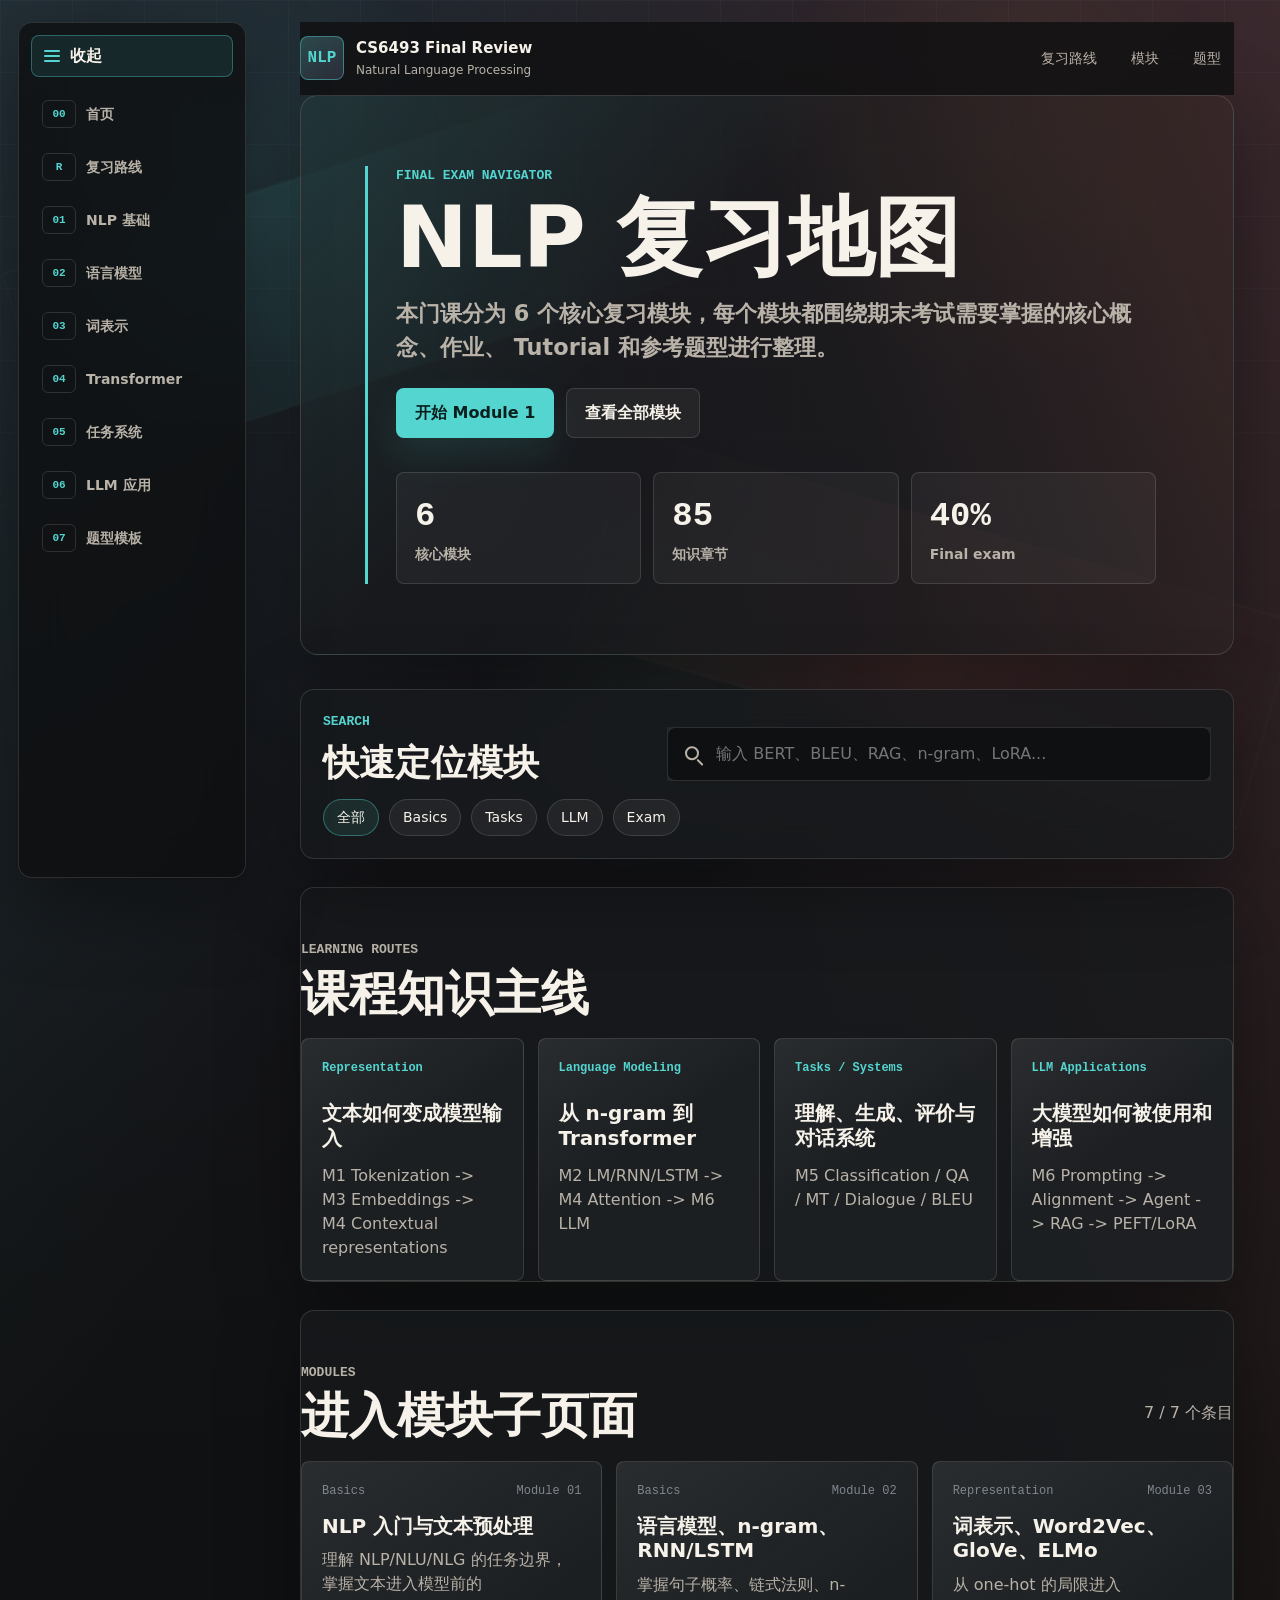
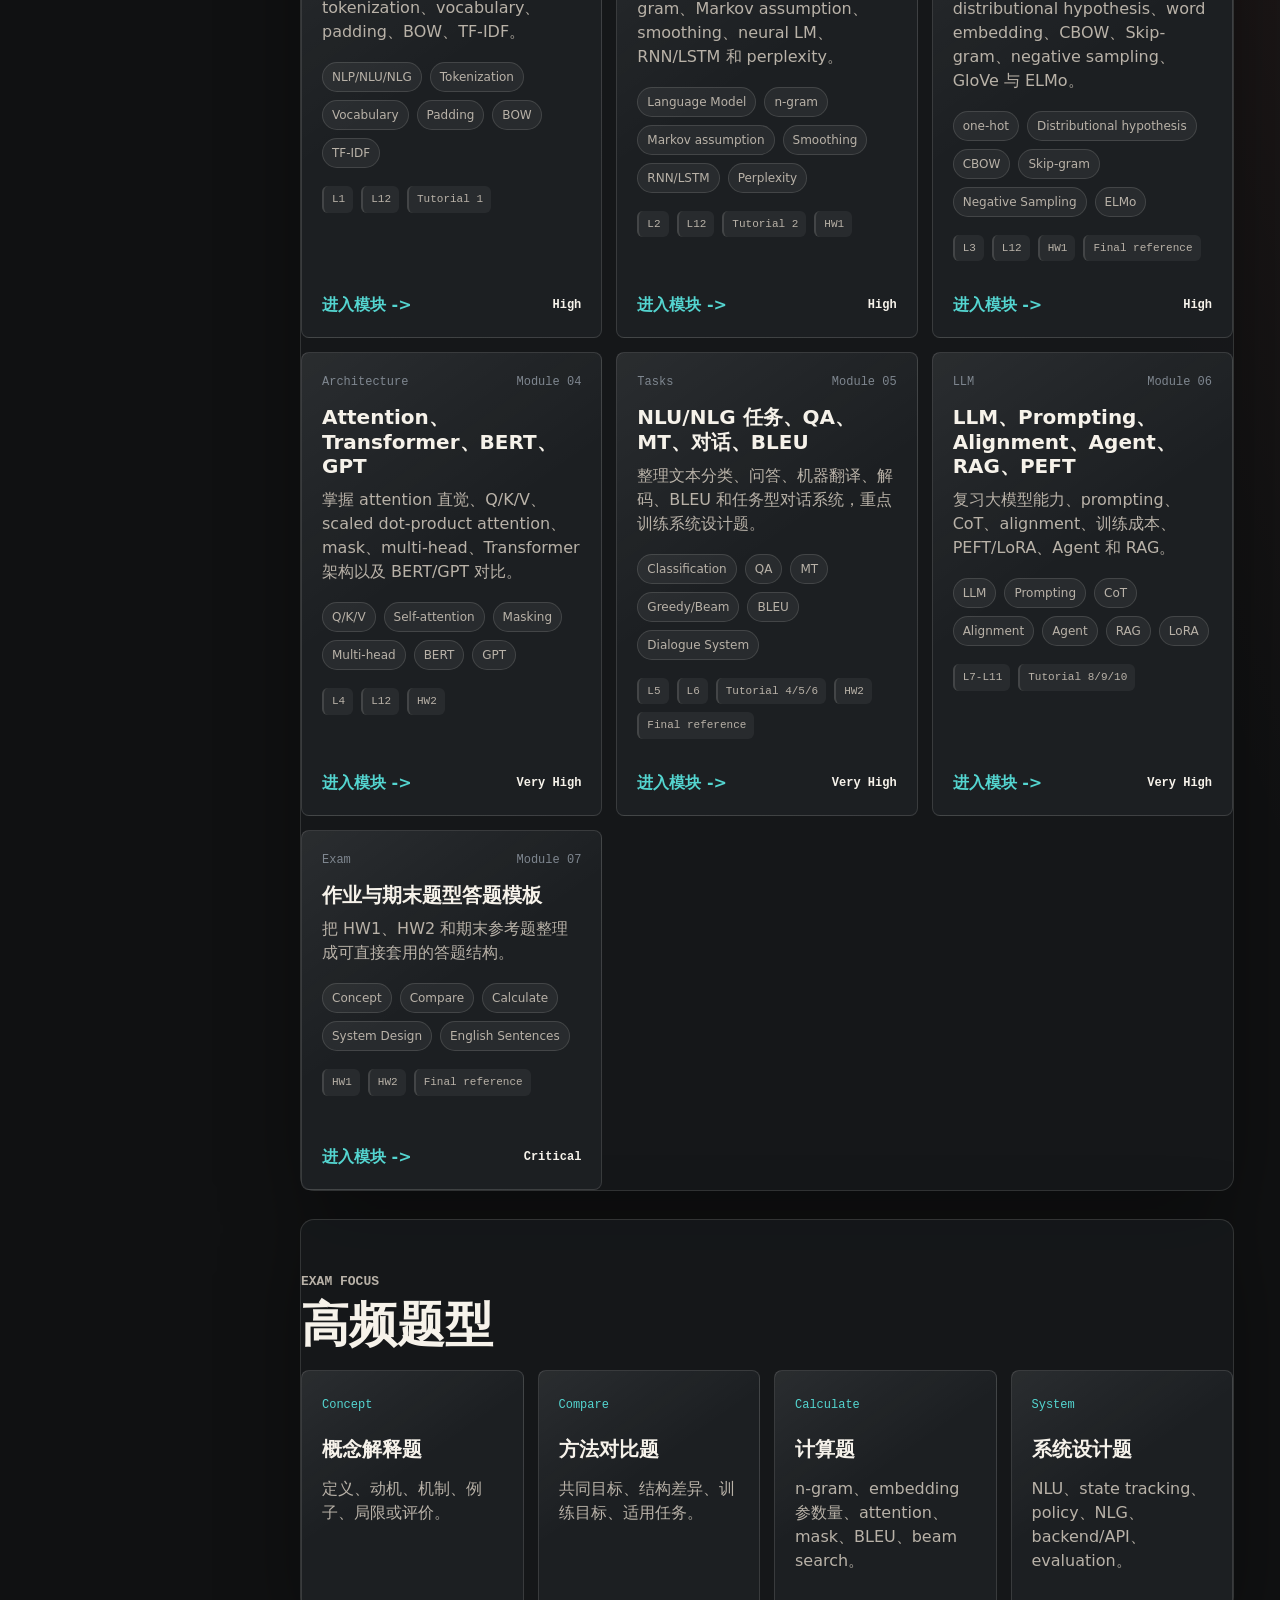
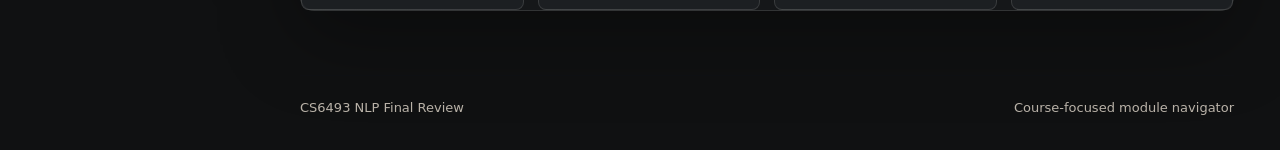
<file: site/index.html>
<!doctype html>
<html lang="zh-CN">
  <head>
    <meta charset="utf-8" />
    <meta name="viewport" content="width=device-width, initial-scale=1" />
    <title>CS6493 NLP Final Review</title>
    <meta
      name="description"
      content="CS6493 NLP 期末复习导航：按模块进入子页面，复习课程知识点、考试题型与答题模板。"
    />
    <link rel="stylesheet" href="./styles.css" />
  </head>
  <body class="home-page">
    <div class="background-system" aria-hidden="true">
      <span class="bg-beam bg-beam-a"></span>
      <span class="bg-beam bg-beam-b"></span>
      <span class="bg-noise"></span>
    </div>

    <aside id="study-sidebar" class="study-sidebar" aria-label="模块导航">
      <button
        id="sidebar-toggle"
        class="sidebar-toggle"
        type="button"
        aria-controls="study-sidebar"
        aria-expanded="true"
      >
        <span class="sidebar-toggle-icon" aria-hidden="true"></span>
        <span class="sidebar-toggle-text">收起</span>
      </button>
      <nav class="sidebar-nav"></nav>
    </aside>

    <div class="site-shell">
      <header class="topbar" aria-label="Primary">
        <a class="brand" href="#top" aria-label="CS6493 NLP Final Review home">
          <span class="brand-mark" aria-hidden="true">NLP</span>
          <span>
            <strong>CS6493 Final Review</strong>
            <small>Natural Language Processing</small>
          </span>
        </a>
        <nav class="topnav" aria-label="Page sections">
          <a href="#routes">复习路线</a>
          <a href="#modules">模块</a>
          <a href="#exam-focus">题型</a>
        </nav>
      </header>

      <main id="top">
        <section class="hero section-grid" aria-labelledby="hero-title">
          <div class="hero-copy">
            <p class="eyebrow">Final Exam Navigator</p>
            <h1 id="hero-title">
              <span class="hero-title-main">NLP 复习</span><span class="hero-title-tail">地图</span>
            </h1>
            <p class="hero-lede">
              本门课分为 6 个核心复习模块，每个模块都围绕期末考试需要掌握的核心概念、作业、
              Tutorial 和参考题型进行整理。
            </p>
            <div class="hero-actions" aria-label="Primary actions">
              <a class="button button-primary" href="module.html?id=m1">开始 Module 1</a>
              <a class="button button-secondary" href="#modules">查看全部模块</a>
            </div>
            <dl class="metric-strip" aria-label="Course overview">
              <div>
                <dt>6</dt>
                <dd>核心模块</dd>
              </div>
              <div>
                <dt>85</dt>
                <dd>知识章节</dd>
              </div>
              <div>
                <dt>40%</dt>
                <dd>Final exam</dd>
              </div>
            </dl>
          </div>
        </section>

        <section class="command-panel" aria-labelledby="search-title">
          <div>
            <p class="eyebrow">Search</p>
            <h2 id="search-title">快速定位模块</h2>
          </div>
          <label class="search-box">
            <span class="search-icon" aria-hidden="true"></span>
            <span class="sr-only">搜索模块、关键词或题型</span>
            <input
              id="module-search"
              type="search"
              placeholder="输入 BERT、BLEU、RAG、n-gram、LoRA..."
              autocomplete="off"
            />
          </label>
          <div class="filter-row" role="group" aria-label="Module filters">
            <button class="filter-pill is-active" type="button" data-filter="all">全部</button>
            <button class="filter-pill" type="button" data-filter="basic">Basics</button>
            <button class="filter-pill" type="button" data-filter="tasks">Tasks</button>
            <button class="filter-pill" type="button" data-filter="llm">LLM</button>
            <button class="filter-pill" type="button" data-filter="exam">Exam</button>
          </div>
        </section>

        <section id="routes" class="content-section" aria-labelledby="routes-title">
          <div class="section-heading">
            <p class="eyebrow">Learning Routes</p>
            <h2 id="routes-title">课程知识主线</h2>
          </div>
          <div class="route-grid">
            <article class="route-panel accent-cyan">
              <p>Representation</p>
              <h3>文本如何变成模型输入</h3>
              <span>M1 Tokenization -> M3 Embeddings -> M4 Contextual representations</span>
            </article>
            <article class="route-panel accent-coral">
              <p>Language Modeling</p>
              <h3>从 n-gram 到 Transformer</h3>
              <span>M2 LM/RNN/LSTM -> M4 Attention -> M6 LLM</span>
            </article>
            <article class="route-panel accent-amber">
              <p>Tasks / Systems</p>
              <h3>理解、生成、评价与对话系统</h3>
              <span>M5 Classification / QA / MT / Dialogue / BLEU</span>
            </article>
            <article class="route-panel accent-green">
              <p>LLM Applications</p>
              <h3>大模型如何被使用和增强</h3>
              <span>M6 Prompting -> Alignment -> Agent -> RAG -> PEFT/LoRA</span>
            </article>
          </div>
        </section>

        <section id="modules" class="content-section" aria-labelledby="modules-title">
          <div class="section-heading split-heading">
            <div>
              <p class="eyebrow">Modules</p>
              <h2 id="modules-title">进入模块子页面</h2>
            </div>
            <p id="result-count" class="result-count" aria-live="polite"></p>
          </div>
          <div id="module-grid" class="module-grid"></div>
          <p id="empty-state" class="empty-state" hidden>
            没有找到对应模块。可以试试关键词：BERT、Transformer、RAG、BLEU、n-gram、LoRA。
          </p>
        </section>

        <section id="exam-focus" class="content-section exam-section" aria-labelledby="exam-title">
          <div class="section-heading">
            <p class="eyebrow">Exam Focus</p>
            <h2 id="exam-title">高频题型</h2>
          </div>
          <div class="exam-layout">
            <article class="answer-card">
              <span>Concept</span>
              <h3>概念解释题</h3>
              <p>定义、动机、机制、例子、局限或评价。</p>
            </article>
            <article class="answer-card">
              <span>Compare</span>
              <h3>方法对比题</h3>
              <p>共同目标、结构差异、训练目标、适用任务。</p>
            </article>
            <article class="answer-card">
              <span>Calculate</span>
              <h3>计算题</h3>
              <p>n-gram、embedding 参数量、attention、mask、BLEU、beam search。</p>
            </article>
            <article class="answer-card">
              <span>System</span>
              <h3>系统设计题</h3>
              <p>NLU、state tracking、policy、NLG、backend/API、evaluation。</p>
            </article>
          </div>
        </section>
      </main>

      <footer class="footer">
        <span>CS6493 NLP Final Review</span>
        <span>Course-focused module navigator</span>
      </footer>
    </div>

    <script src="./data.js"></script>
    <script src="./app.js"></script>
  </body>
</html>
</file>
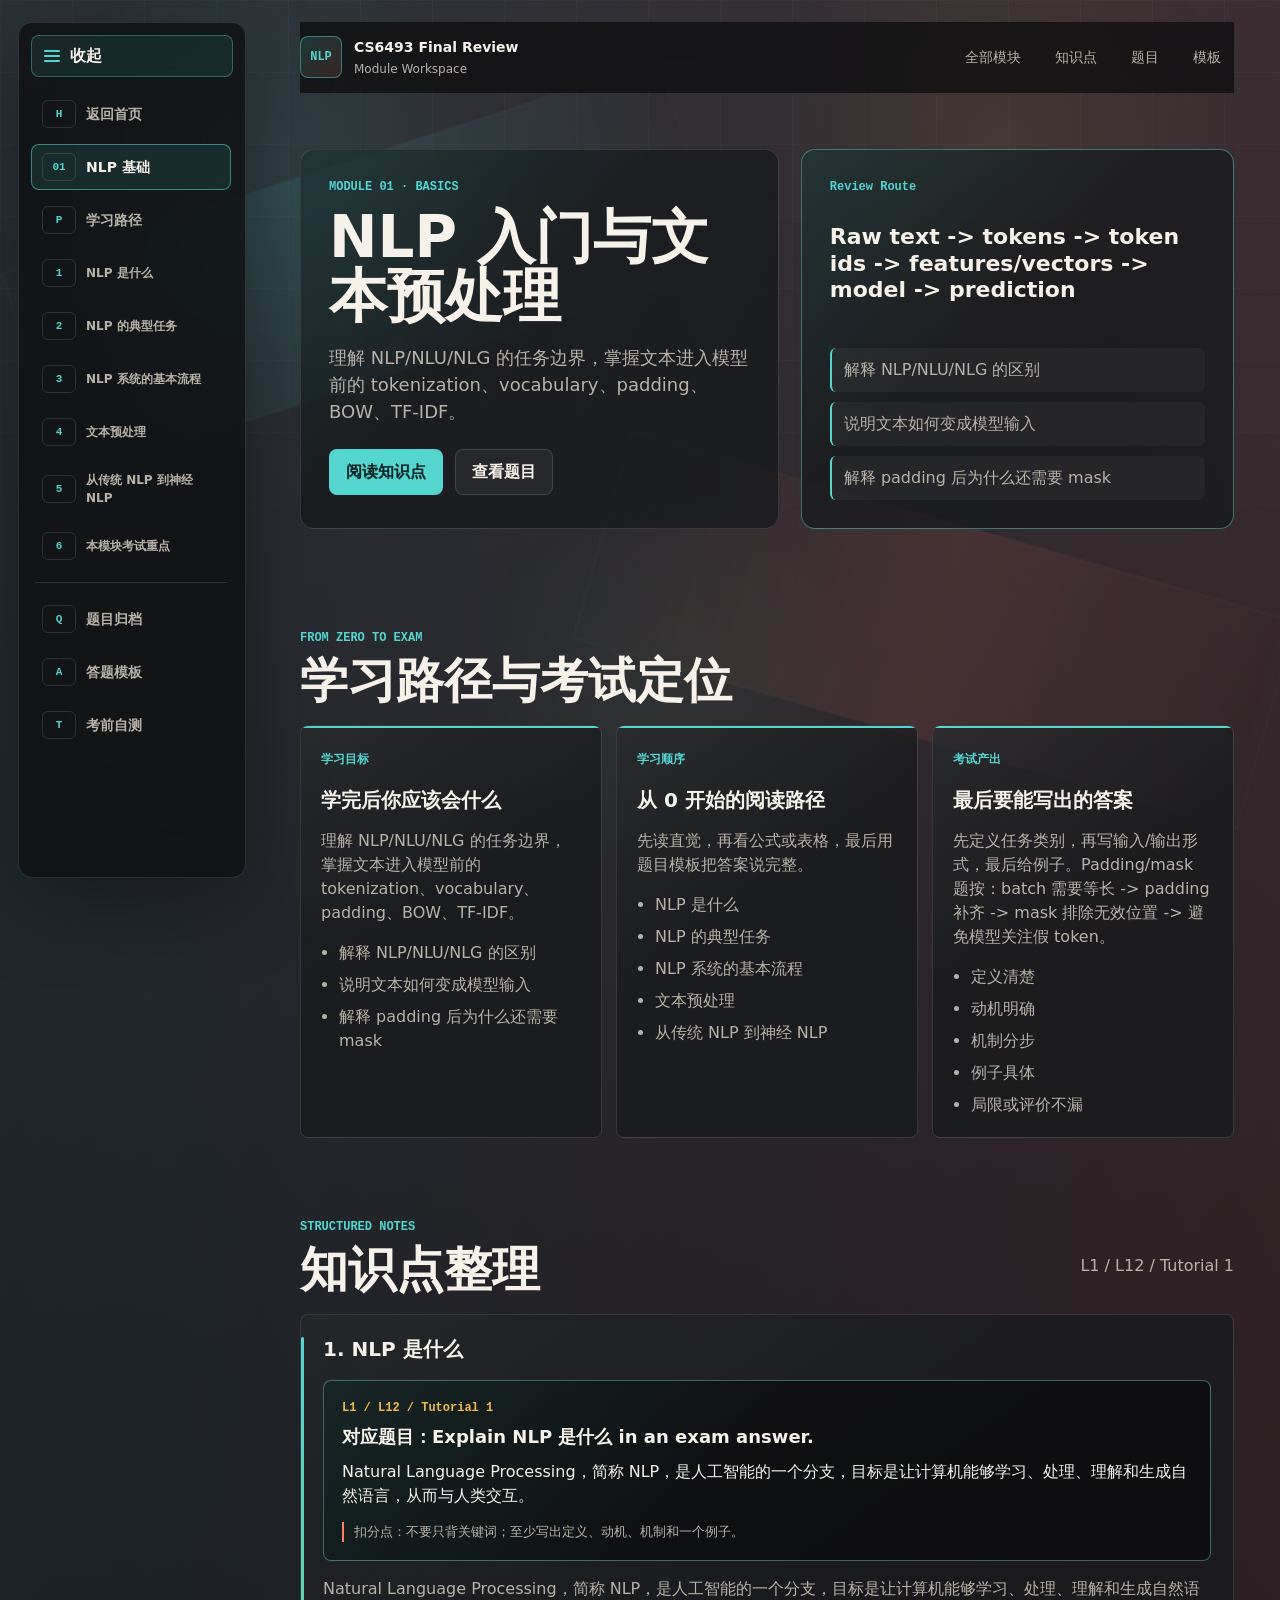
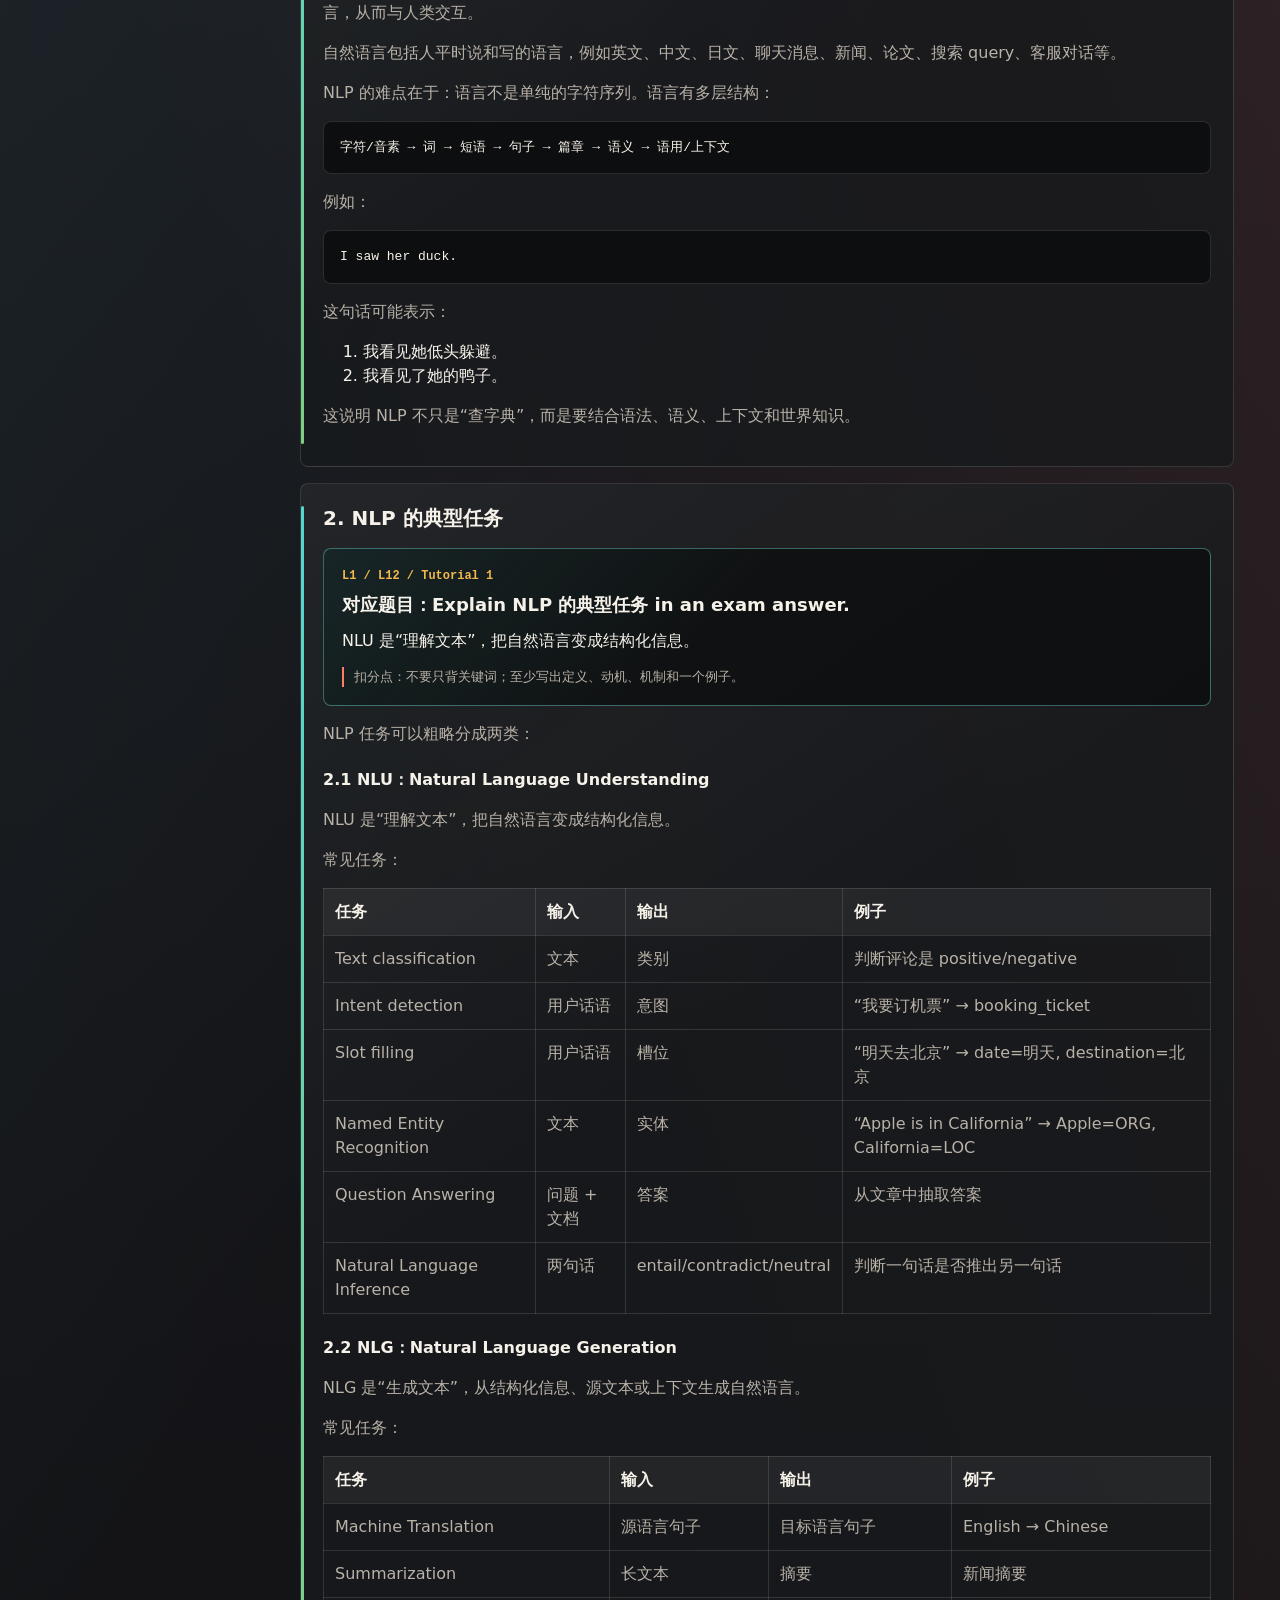
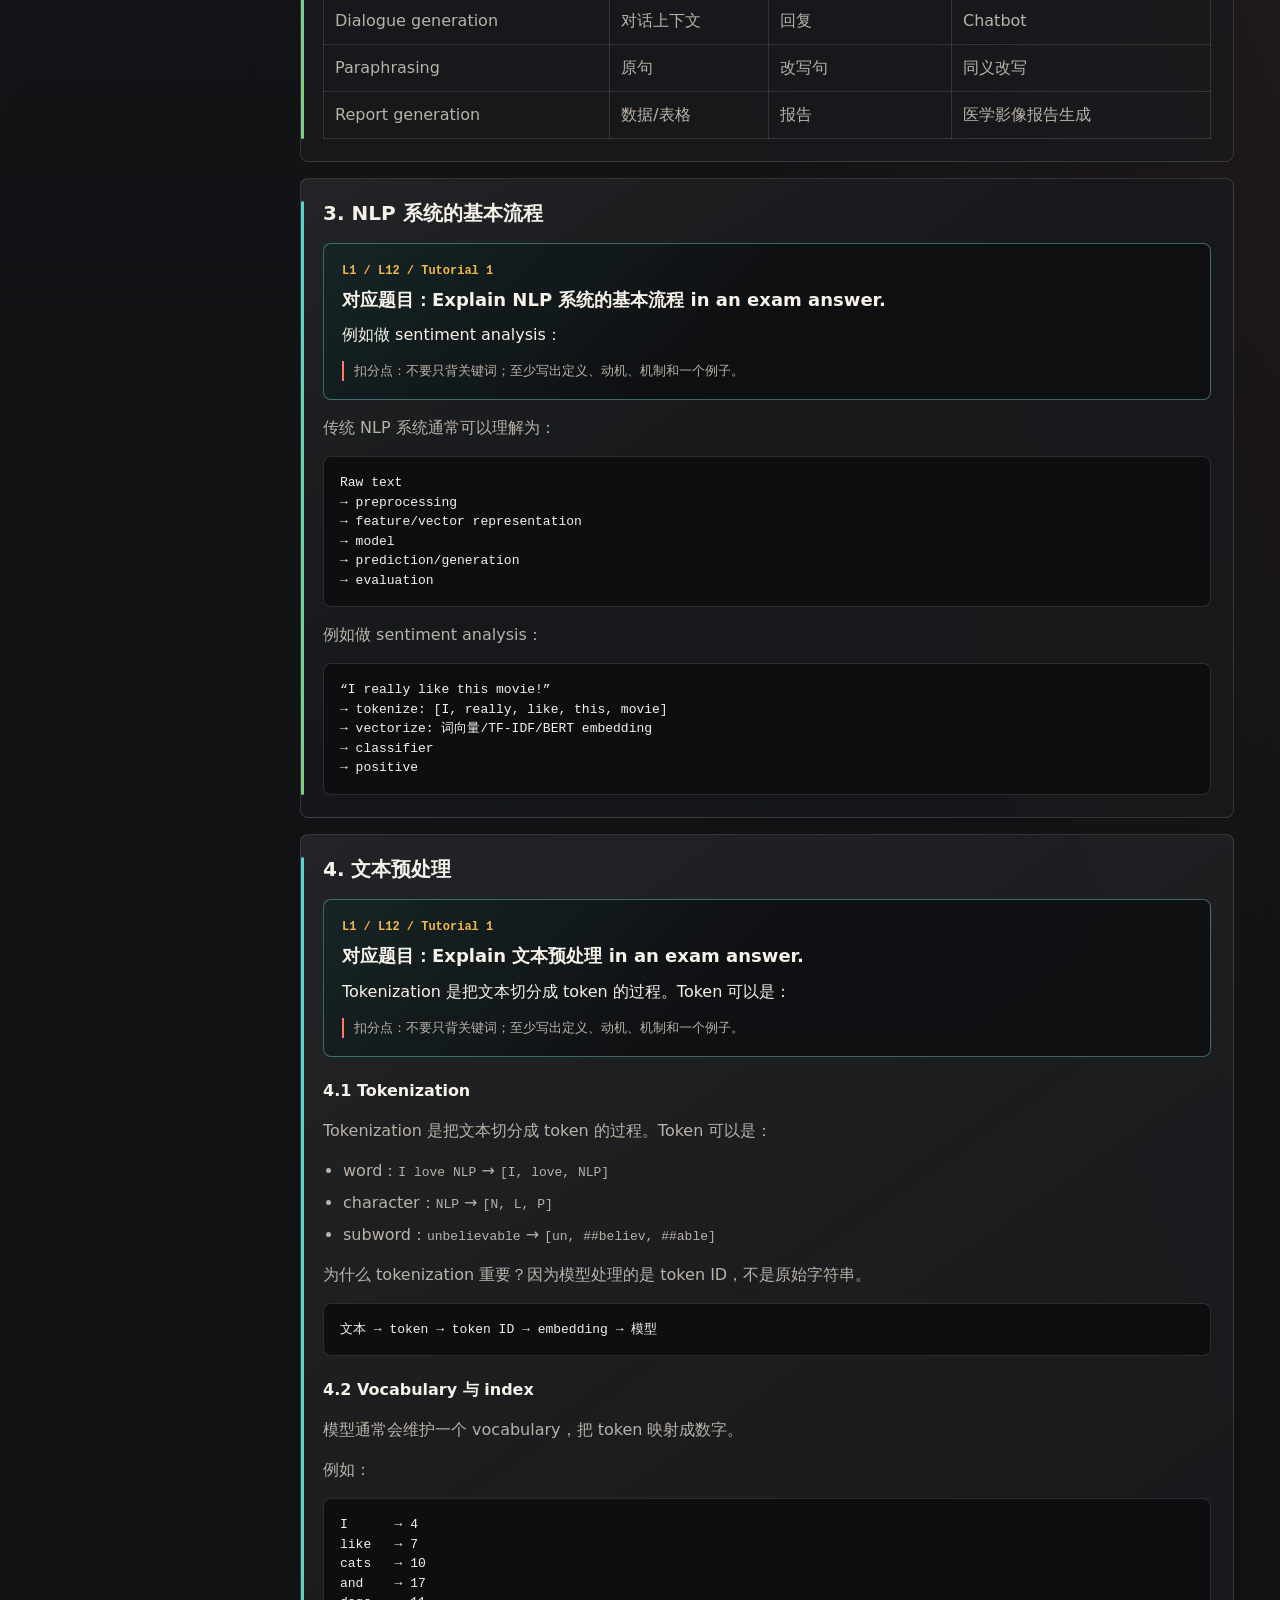
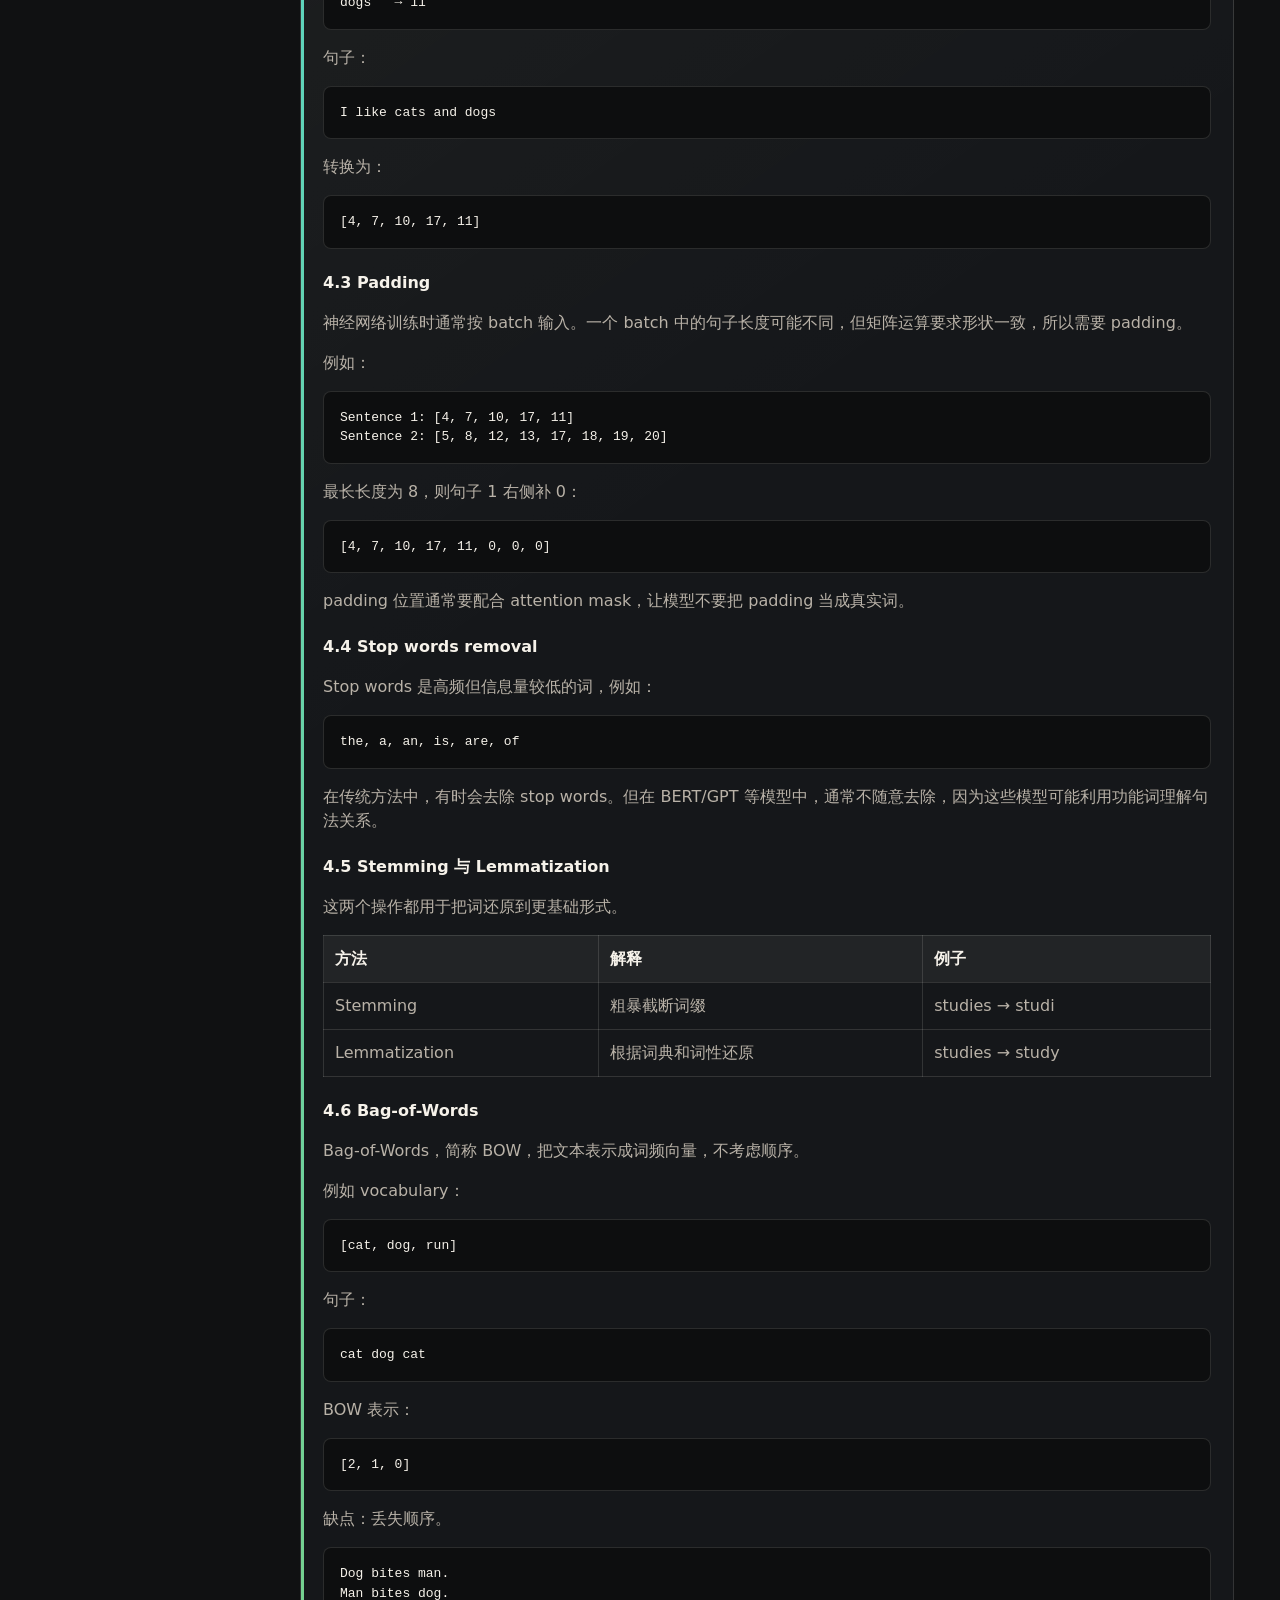
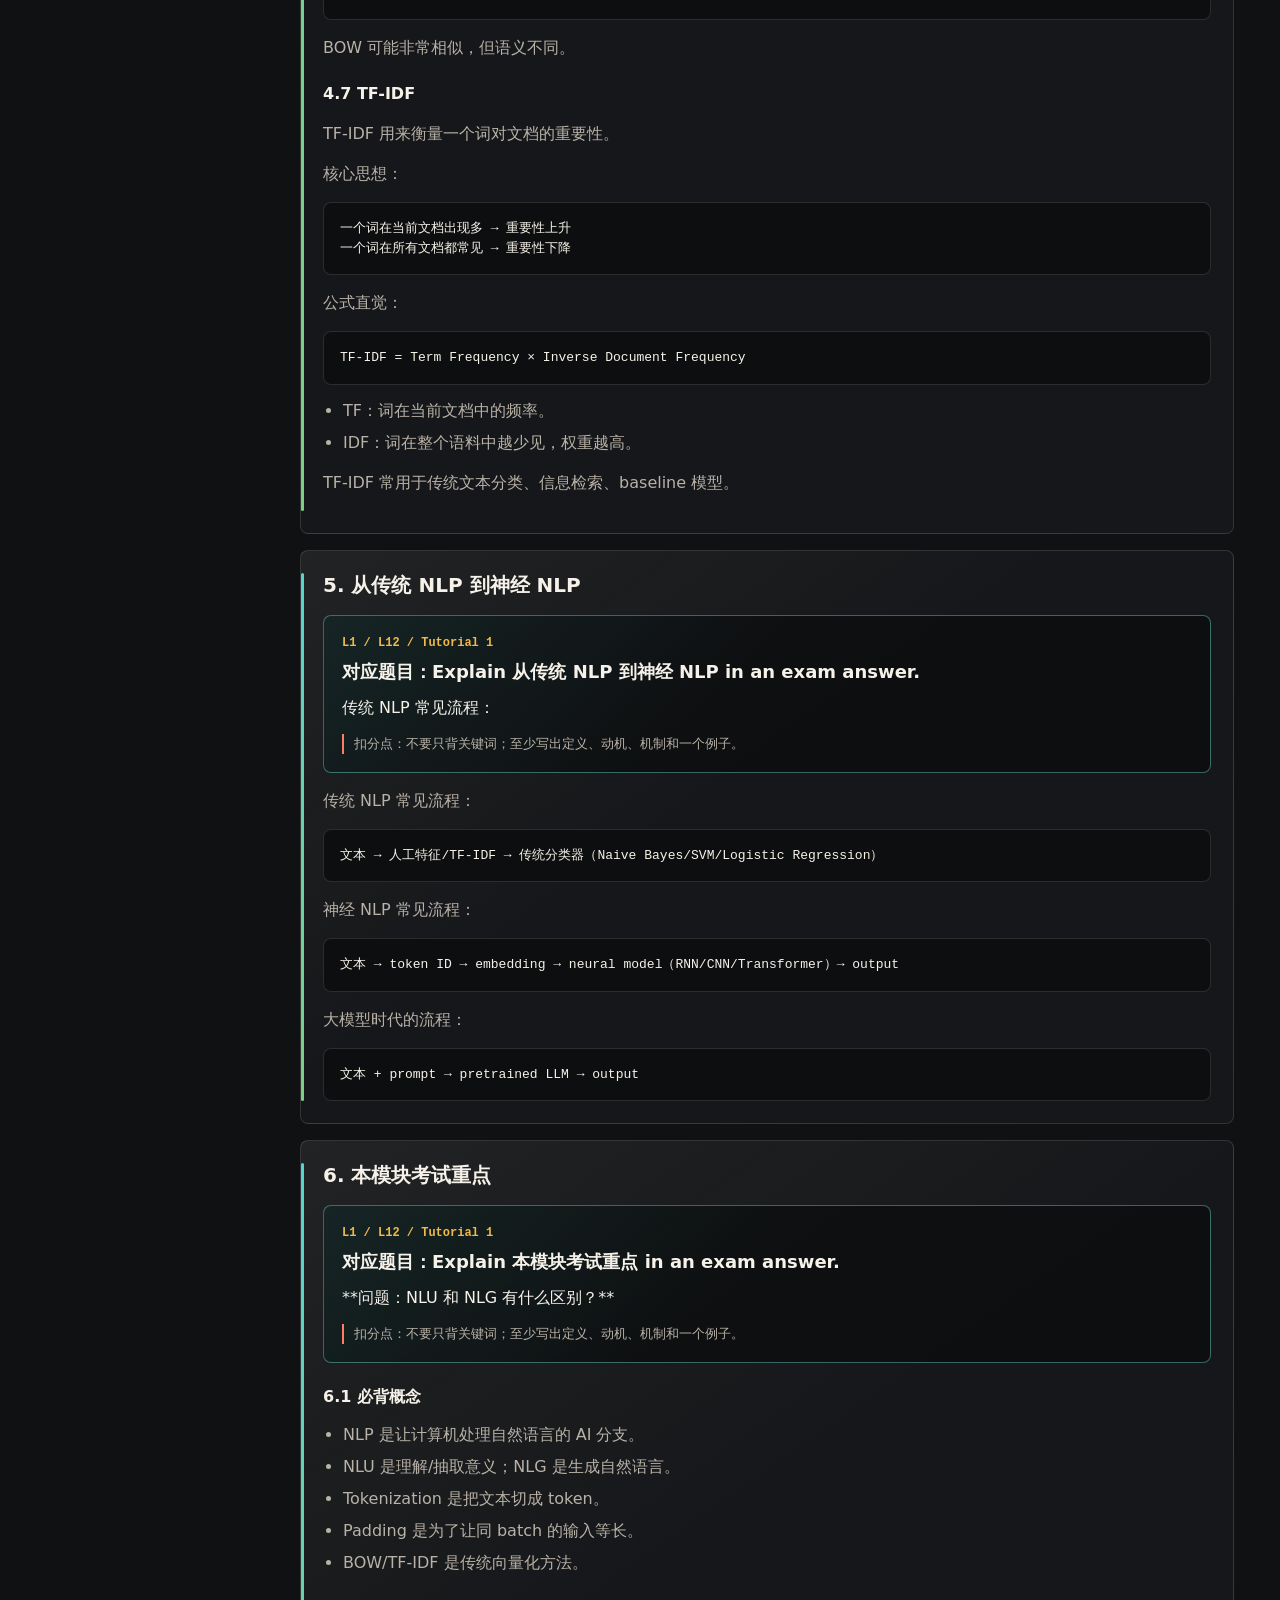
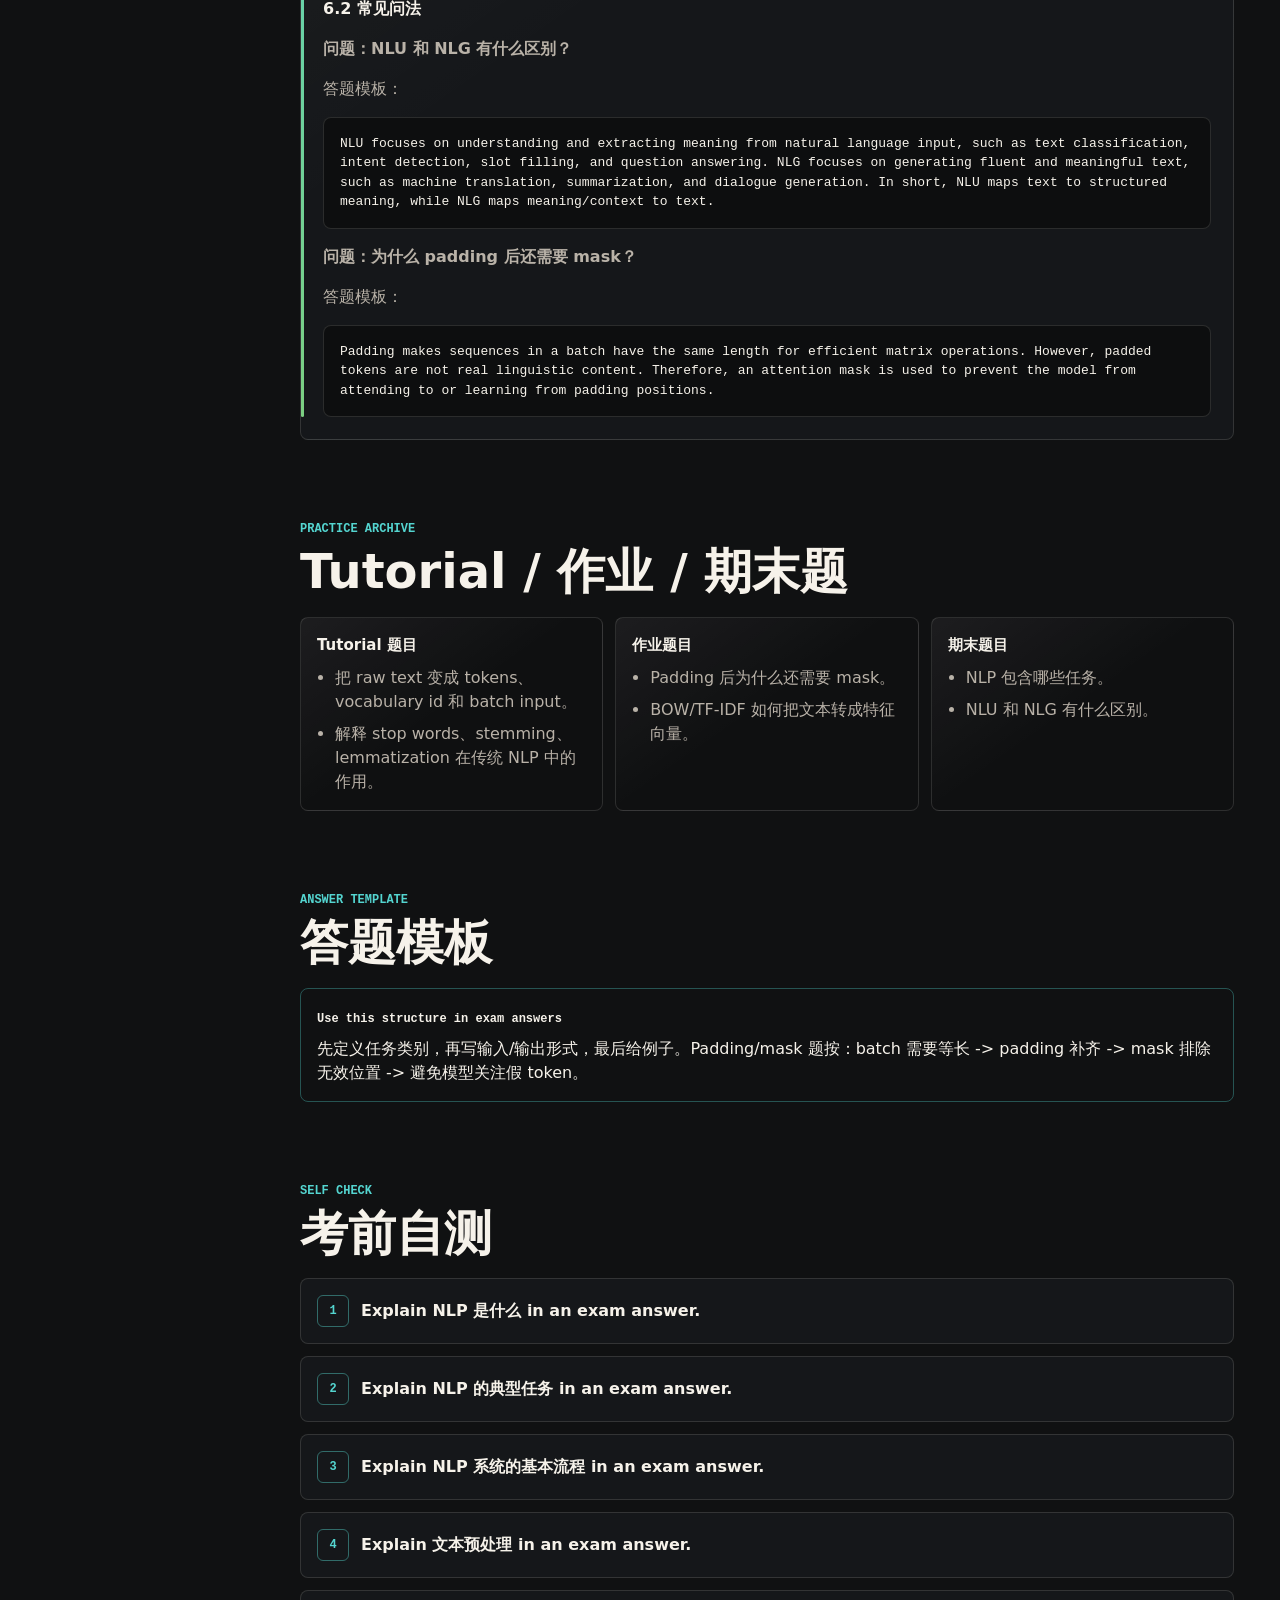
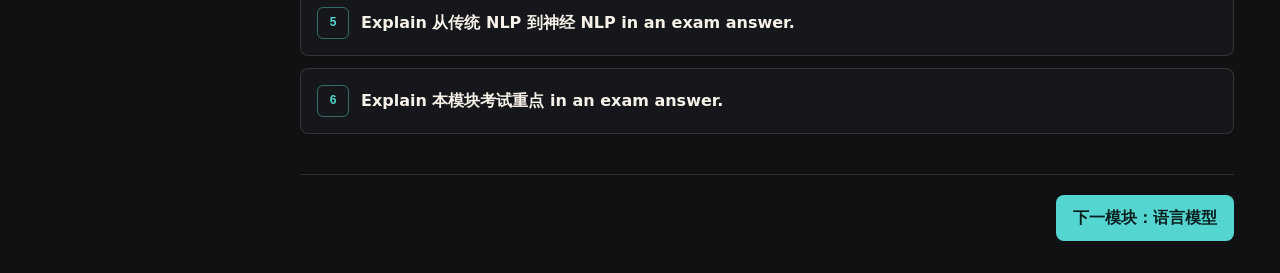
<file: site/module.html>
<!doctype html>
<html lang="zh-CN">
  <head>
    <meta charset="utf-8" />
    <meta name="viewport" content="width=device-width, initial-scale=1" />
    <title>CS6493 NLP Module Review</title>
    <meta name="description" content="CS6493 NLP 课程模块复习页：知识点、题型与答题模板。" />
    <link rel="stylesheet" href="./styles.css" />
  </head>
  <body class="module-page">
    <div class="background-system" aria-hidden="true">
      <span class="bg-beam bg-beam-a"></span>
      <span class="bg-beam bg-beam-b"></span>
      <span class="bg-noise"></span>
    </div>

    <aside id="study-sidebar" class="study-sidebar module-sidebar" aria-label="模块导航">
      <button
        id="sidebar-toggle"
        class="sidebar-toggle"
        type="button"
        aria-controls="study-sidebar"
        aria-expanded="true"
      >
        <span class="sidebar-toggle-icon" aria-hidden="true"></span>
        <span class="sidebar-toggle-text">收起</span>
      </button>
      <nav id="module-sidebar-nav" class="sidebar-nav module-sidebar-nav"></nav>
    </aside>

    <div class="site-shell">
      <header class="topbar" aria-label="Primary">
        <a class="brand" href="./index.html" aria-label="Back to home">
          <span class="brand-mark" aria-hidden="true">NLP</span>
          <span>
            <strong>CS6493 Final Review</strong>
            <small>Module Workspace</small>
          </span>
        </a>
        <nav class="topnav" aria-label="Module actions">
          <a href="./index.html#modules">全部模块</a>
          <a href="#content">知识点</a>
          <a href="#practice">题目</a>
          <a href="#template">模板</a>
        </nav>
      </header>

      <main id="module-root">
        <section id="module-hero" class="module-hero"></section>
        <section id="study-plan" class="content-section study-plan" aria-labelledby="plan-title">
          <div class="section-heading">
            <p class="eyebrow">From Zero To Exam</p>
            <h2 id="plan-title">学习路径与考试定位</h2>
          </div>
          <div id="module-orientation" class="orientation-grid"></div>
        </section>
        <section id="content" class="content-section module-content" aria-labelledby="content-title">
          <div class="section-heading split-heading">
            <div>
              <p class="eyebrow">Structured Notes</p>
              <h2 id="content-title">知识点整理</h2>
            </div>
            <p id="module-source" class="result-count"></p>
          </div>
          <div id="section-list" class="section-list"></div>
        </section>

        <section id="practice" class="content-section chapter-workbench" aria-labelledby="practice-title">
          <div class="section-heading">
            <p class="eyebrow">Practice Archive</p>
            <h2 id="practice-title">Tutorial / 作业 / 期末题</h2>
          </div>
          <div id="module-practice" class="chapter-practice-grid"></div>
        </section>

        <section id="template" class="content-section" aria-labelledby="template-title">
          <div class="section-heading">
            <p class="eyebrow">Answer Template</p>
            <h2 id="template-title">答题模板</h2>
          </div>
          <div id="module-template" class="template-box module-template"></div>
        </section>

        <section id="self-check" class="content-section self-check" aria-labelledby="self-check-title">
          <div class="section-heading">
            <p class="eyebrow">Self Check</p>
            <h2 id="self-check-title">考前自测</h2>
          </div>
          <div id="self-check-list" class="self-check-list"></div>
        </section>

        <nav id="module-pager" class="module-pager" aria-label="Previous and next modules"></nav>
      </main>
    </div>

    <script src="./data.js"></script>
    <script src="./notes-data.js"></script>
    <script src="./module.js"></script>
  </body>
</html>
</file>
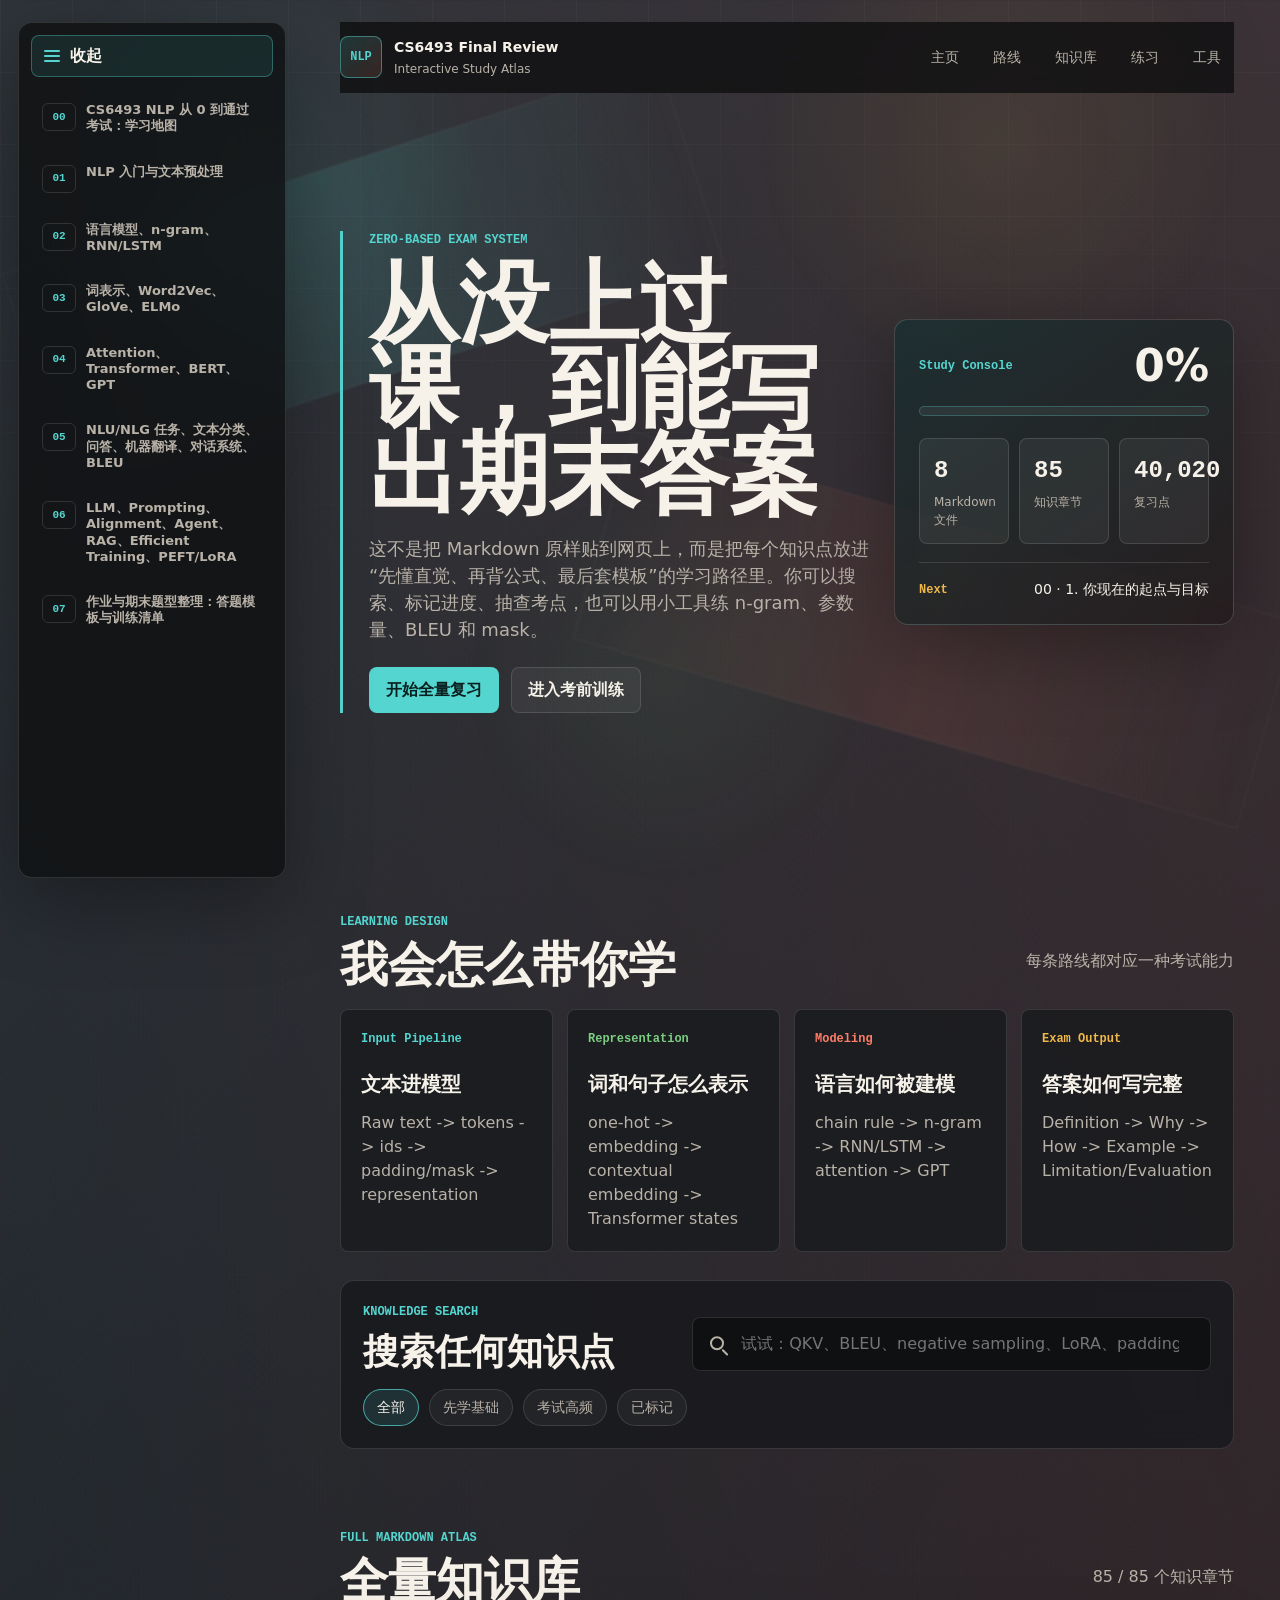
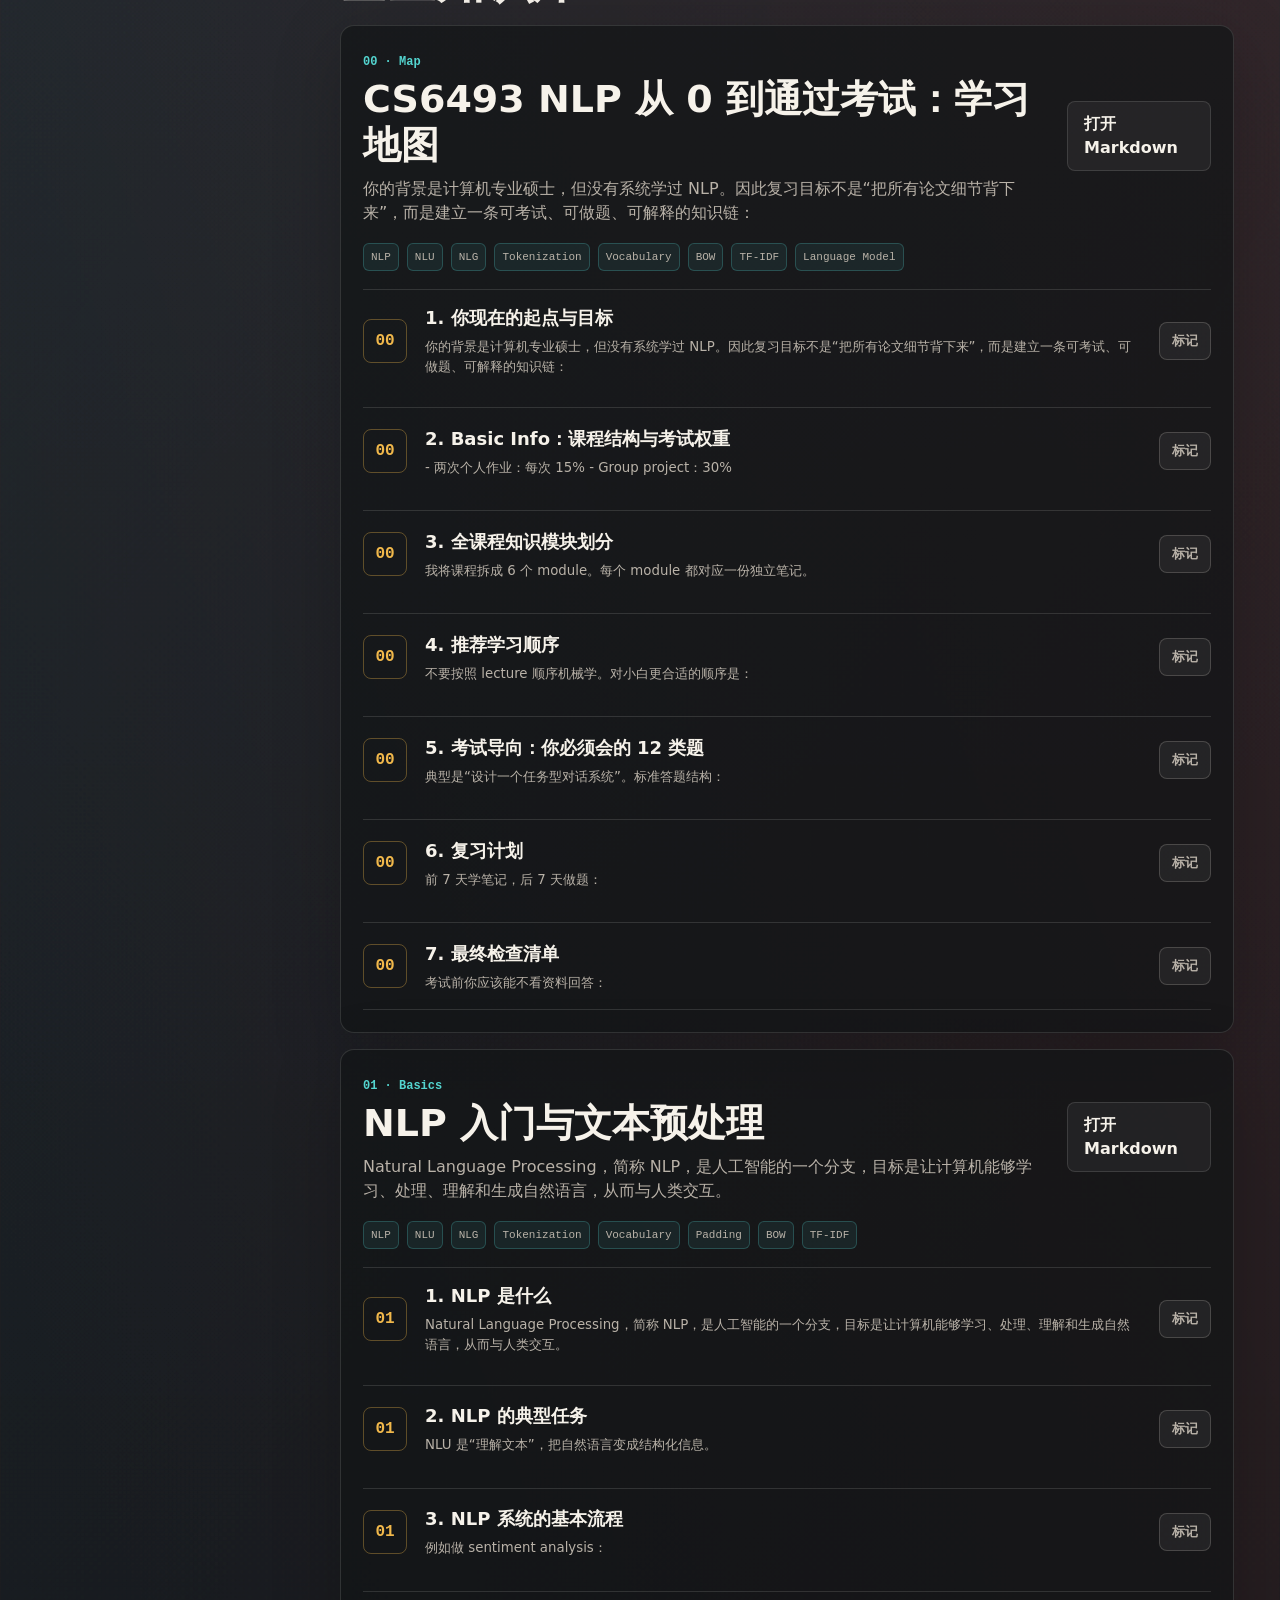
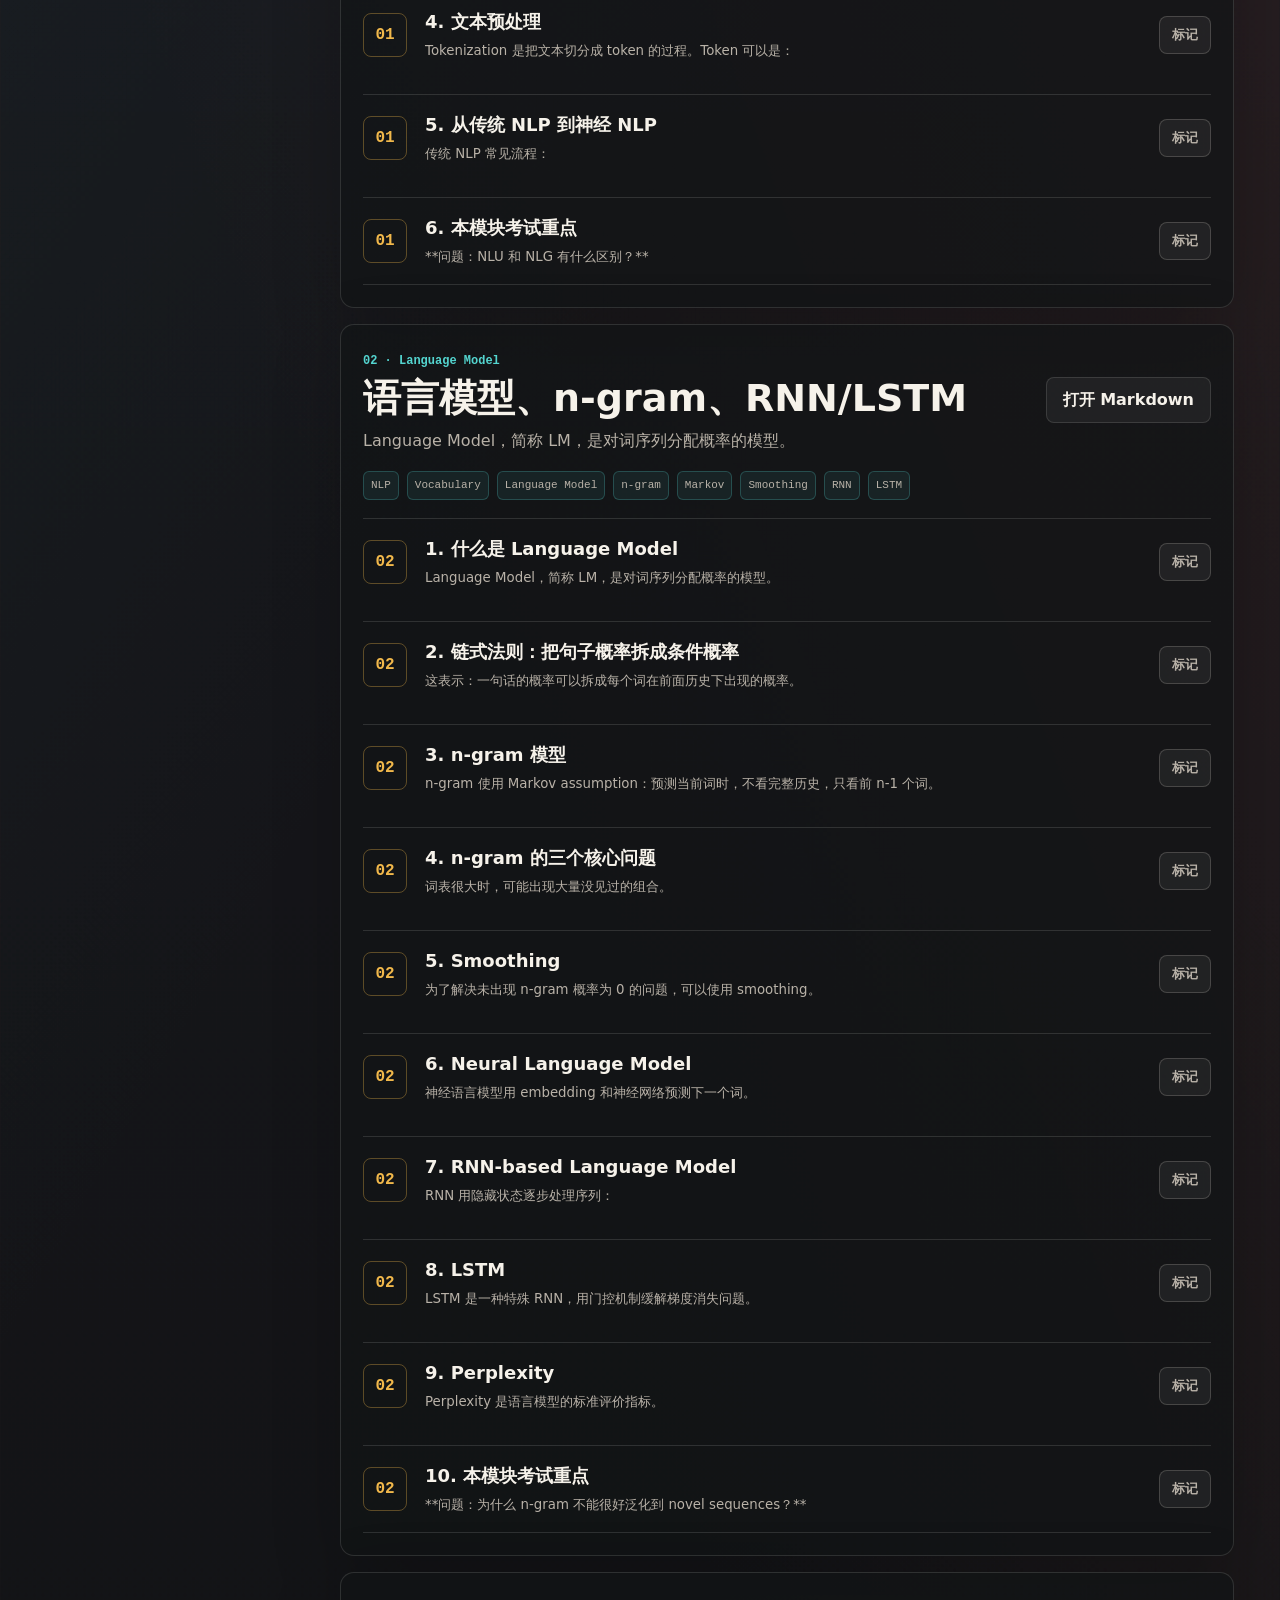
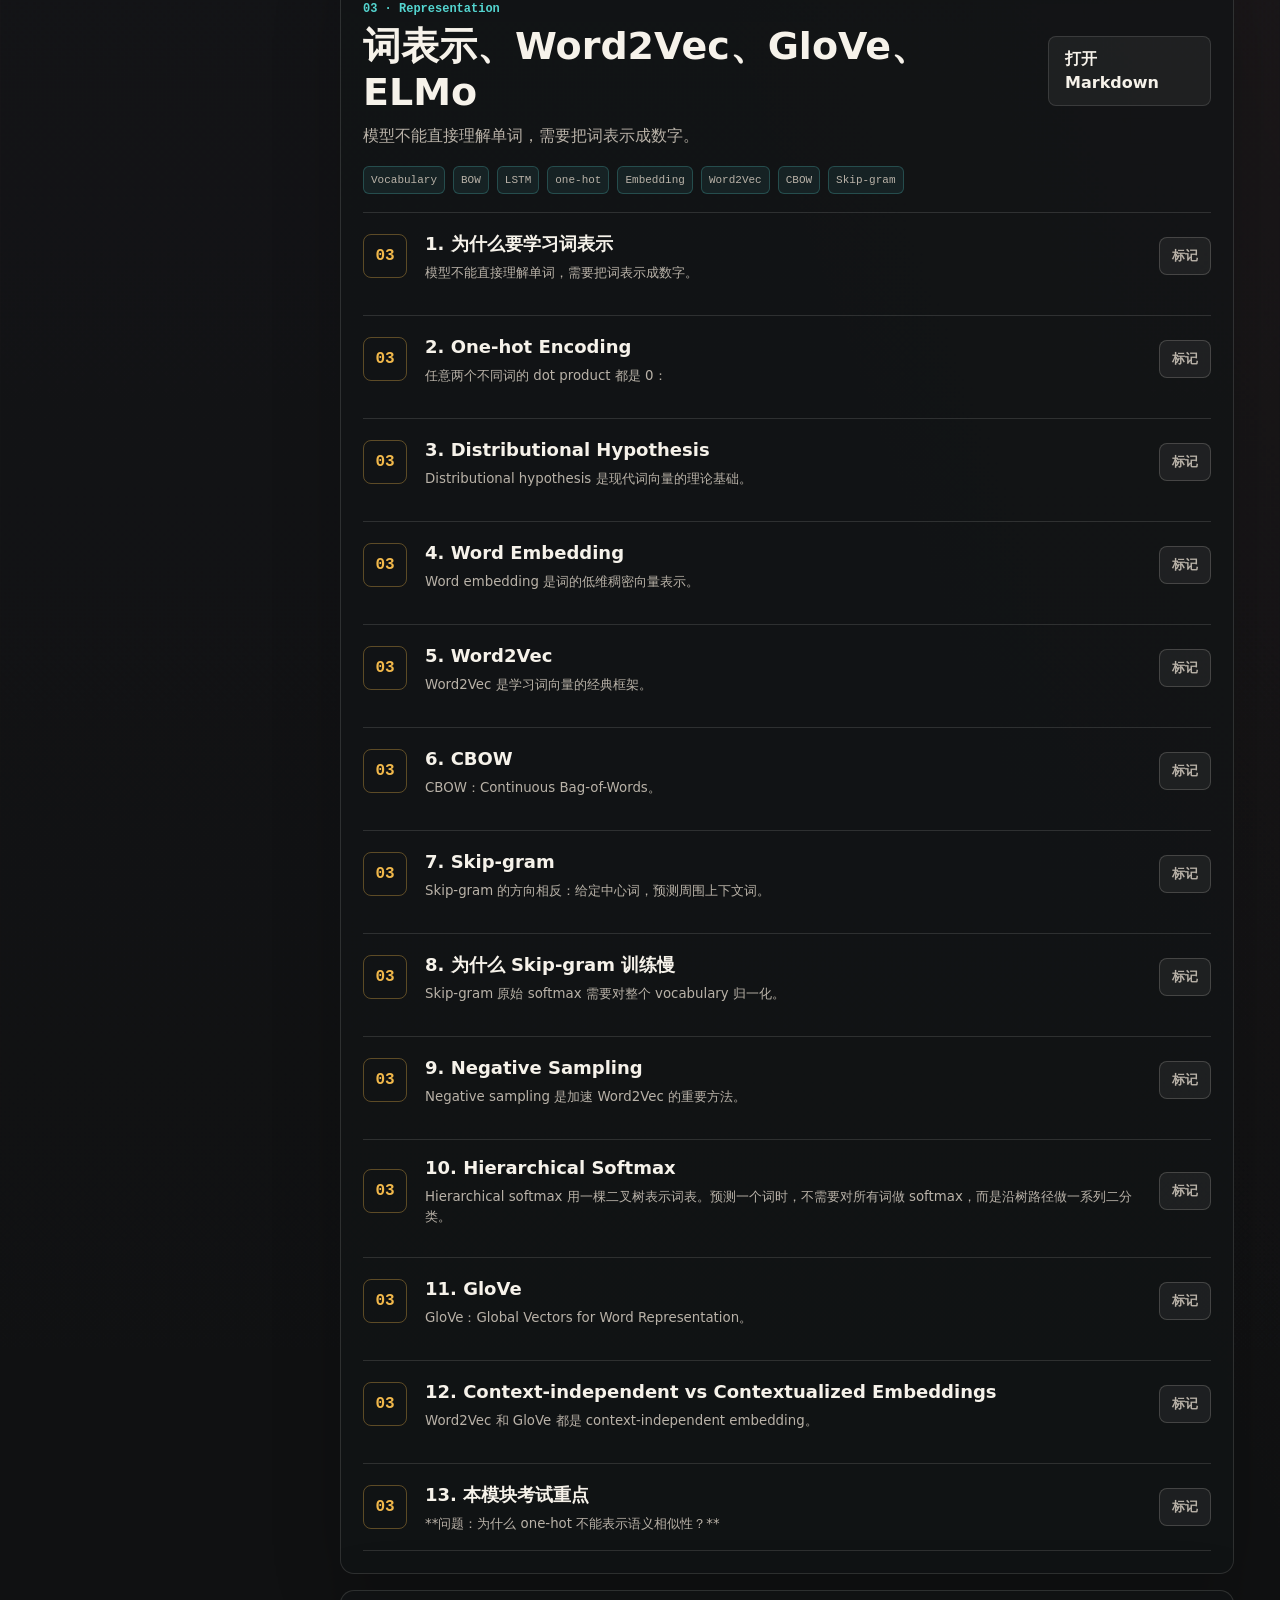
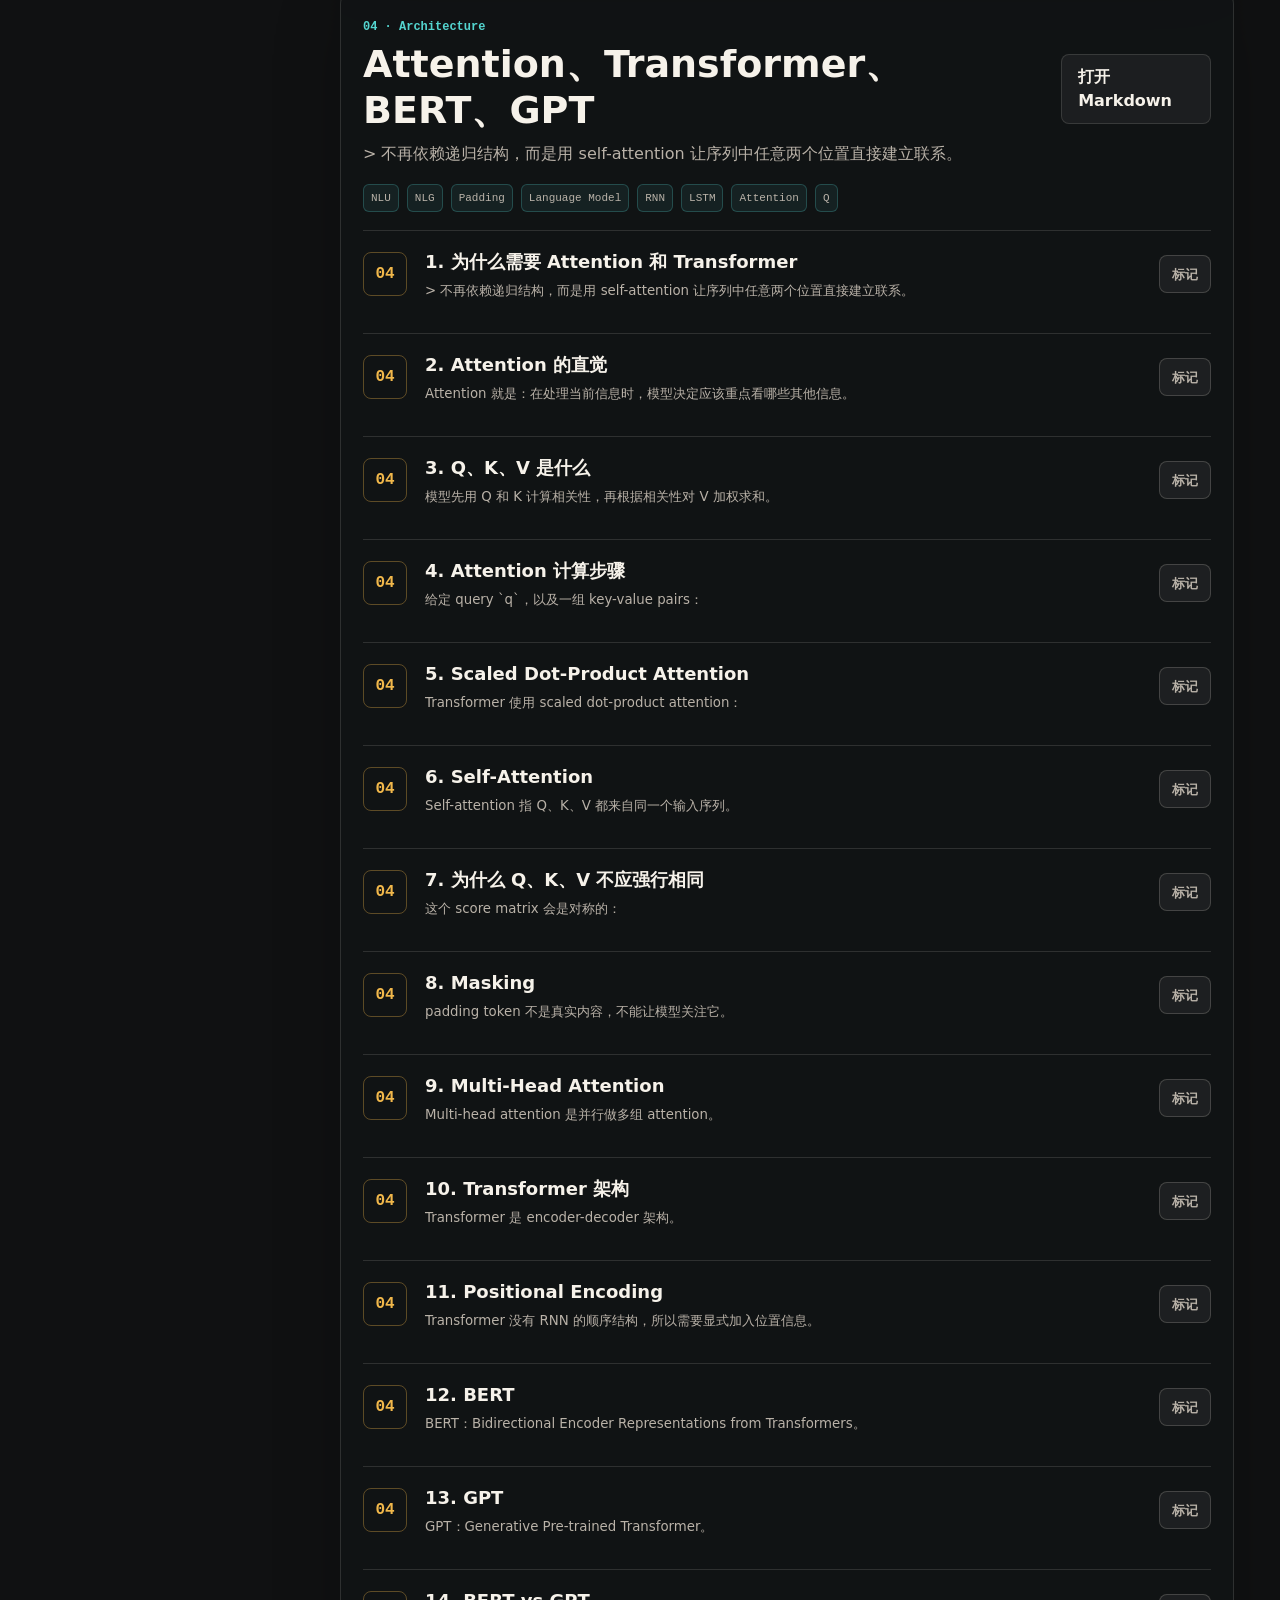
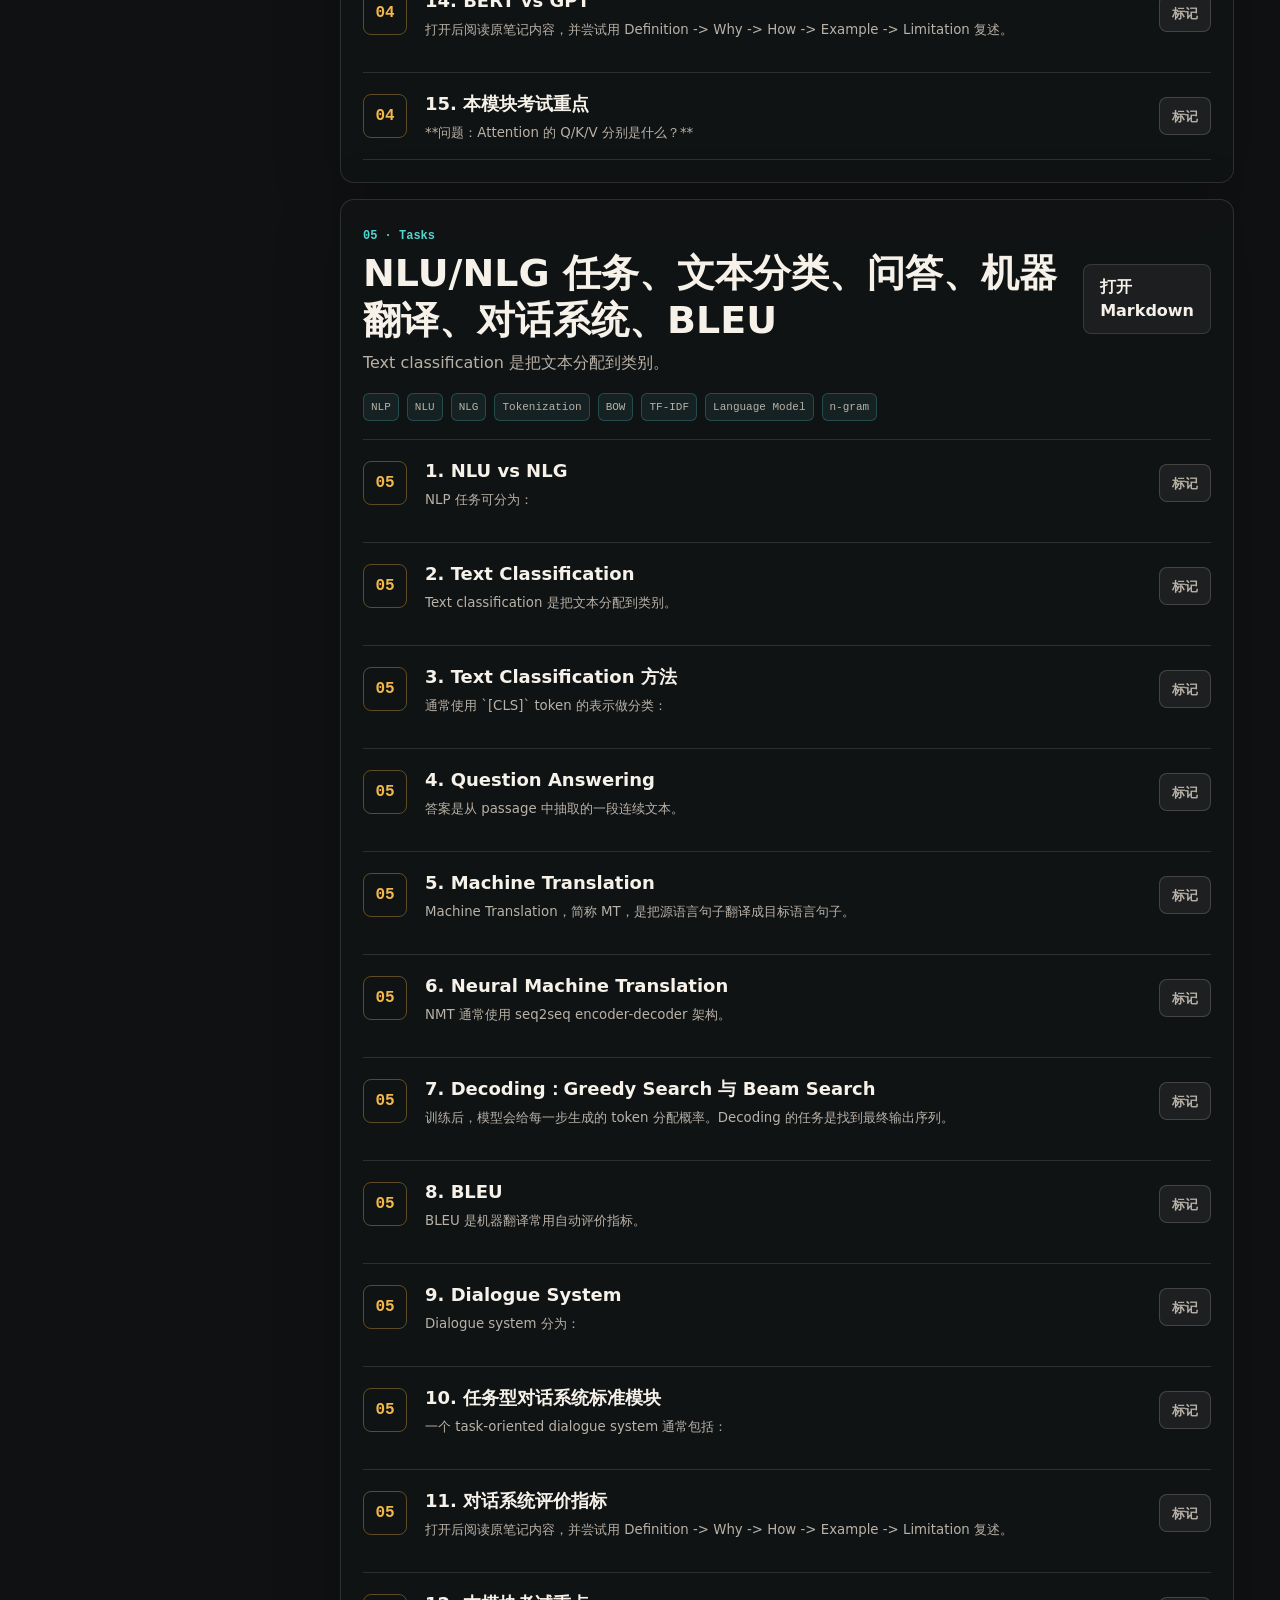
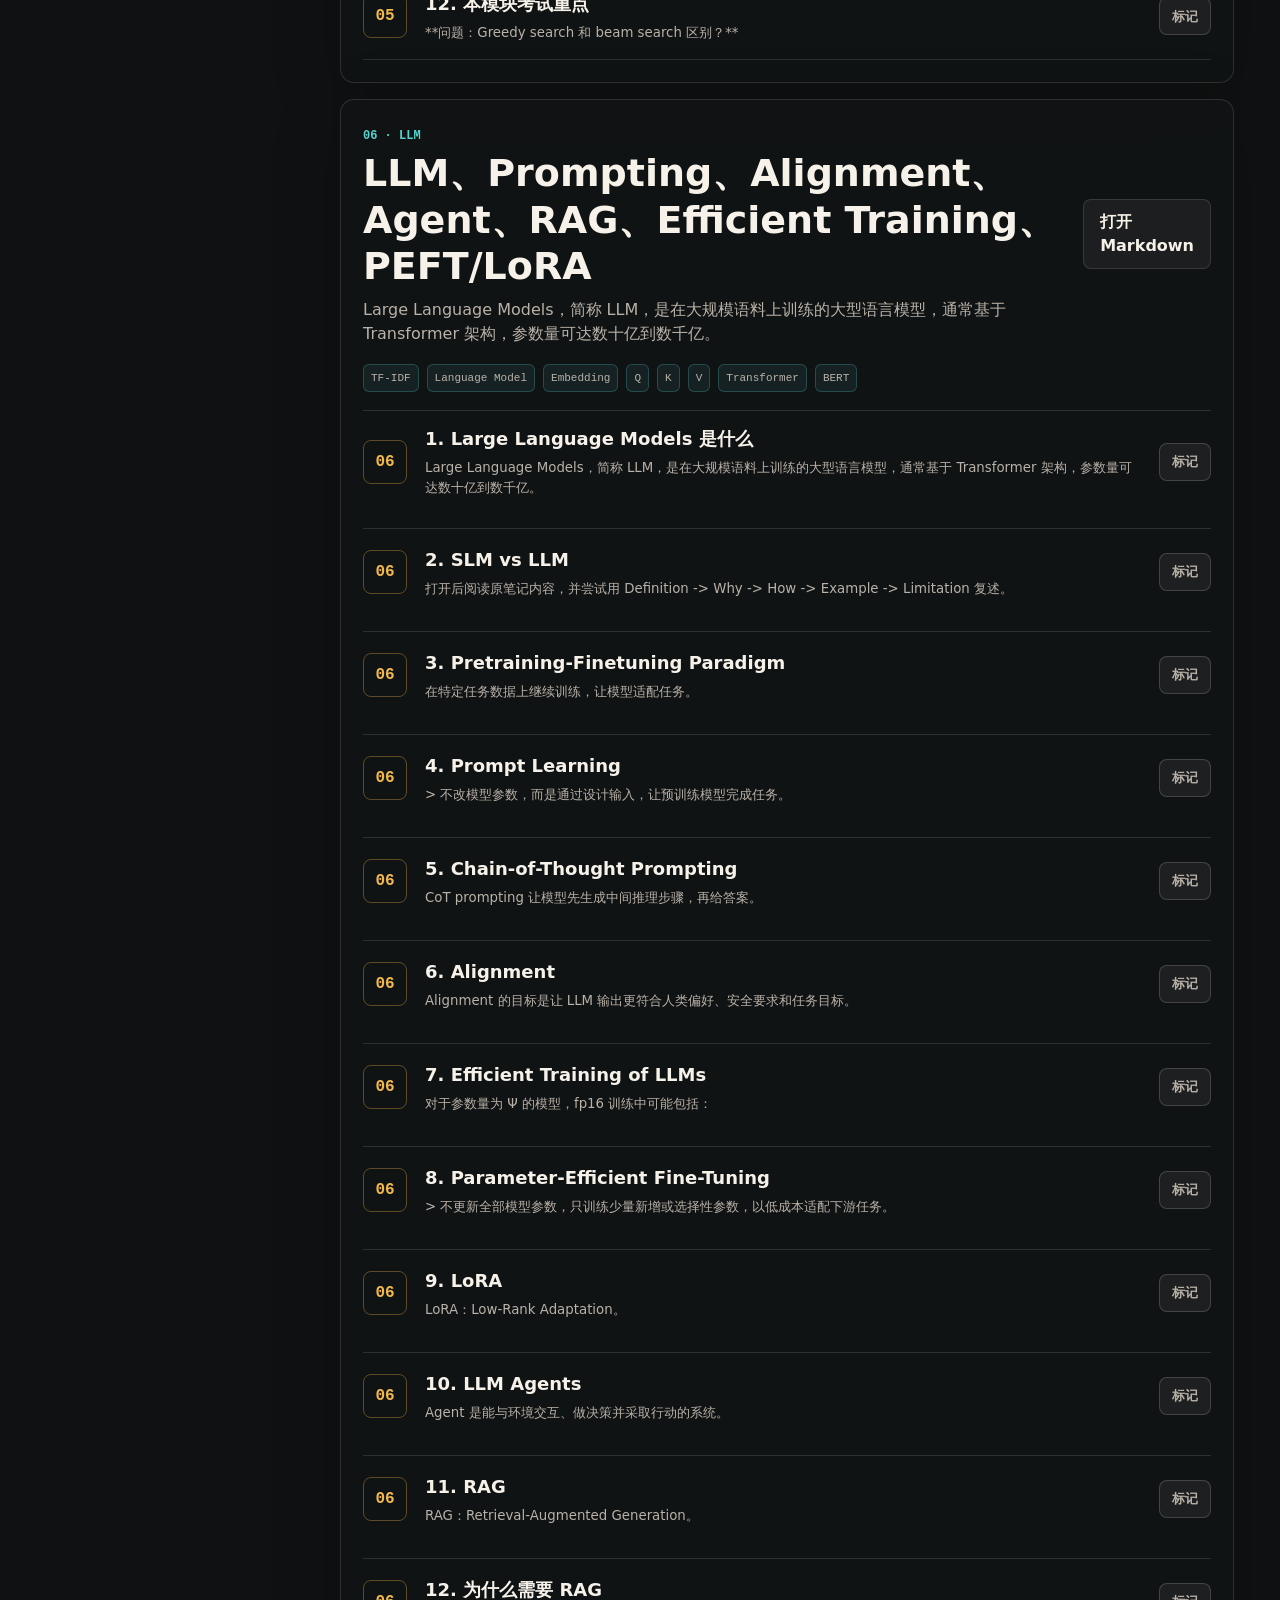
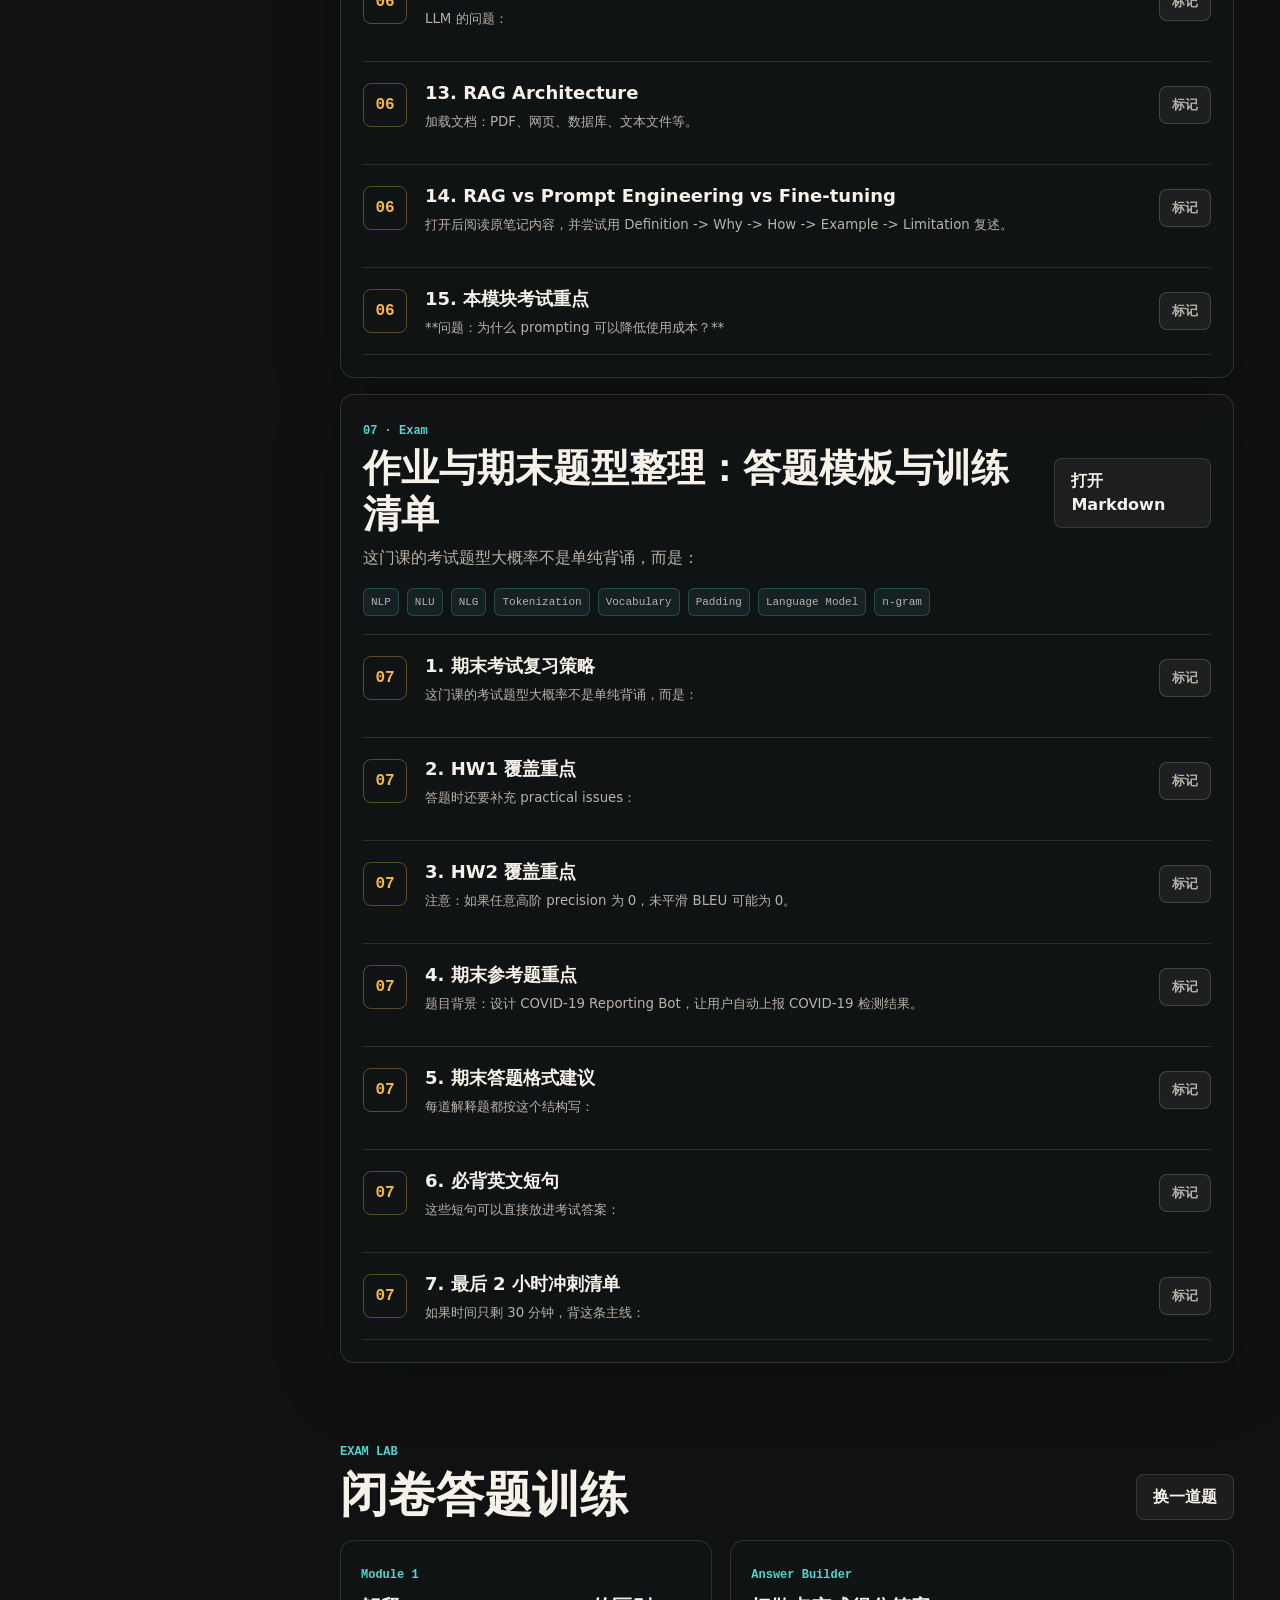
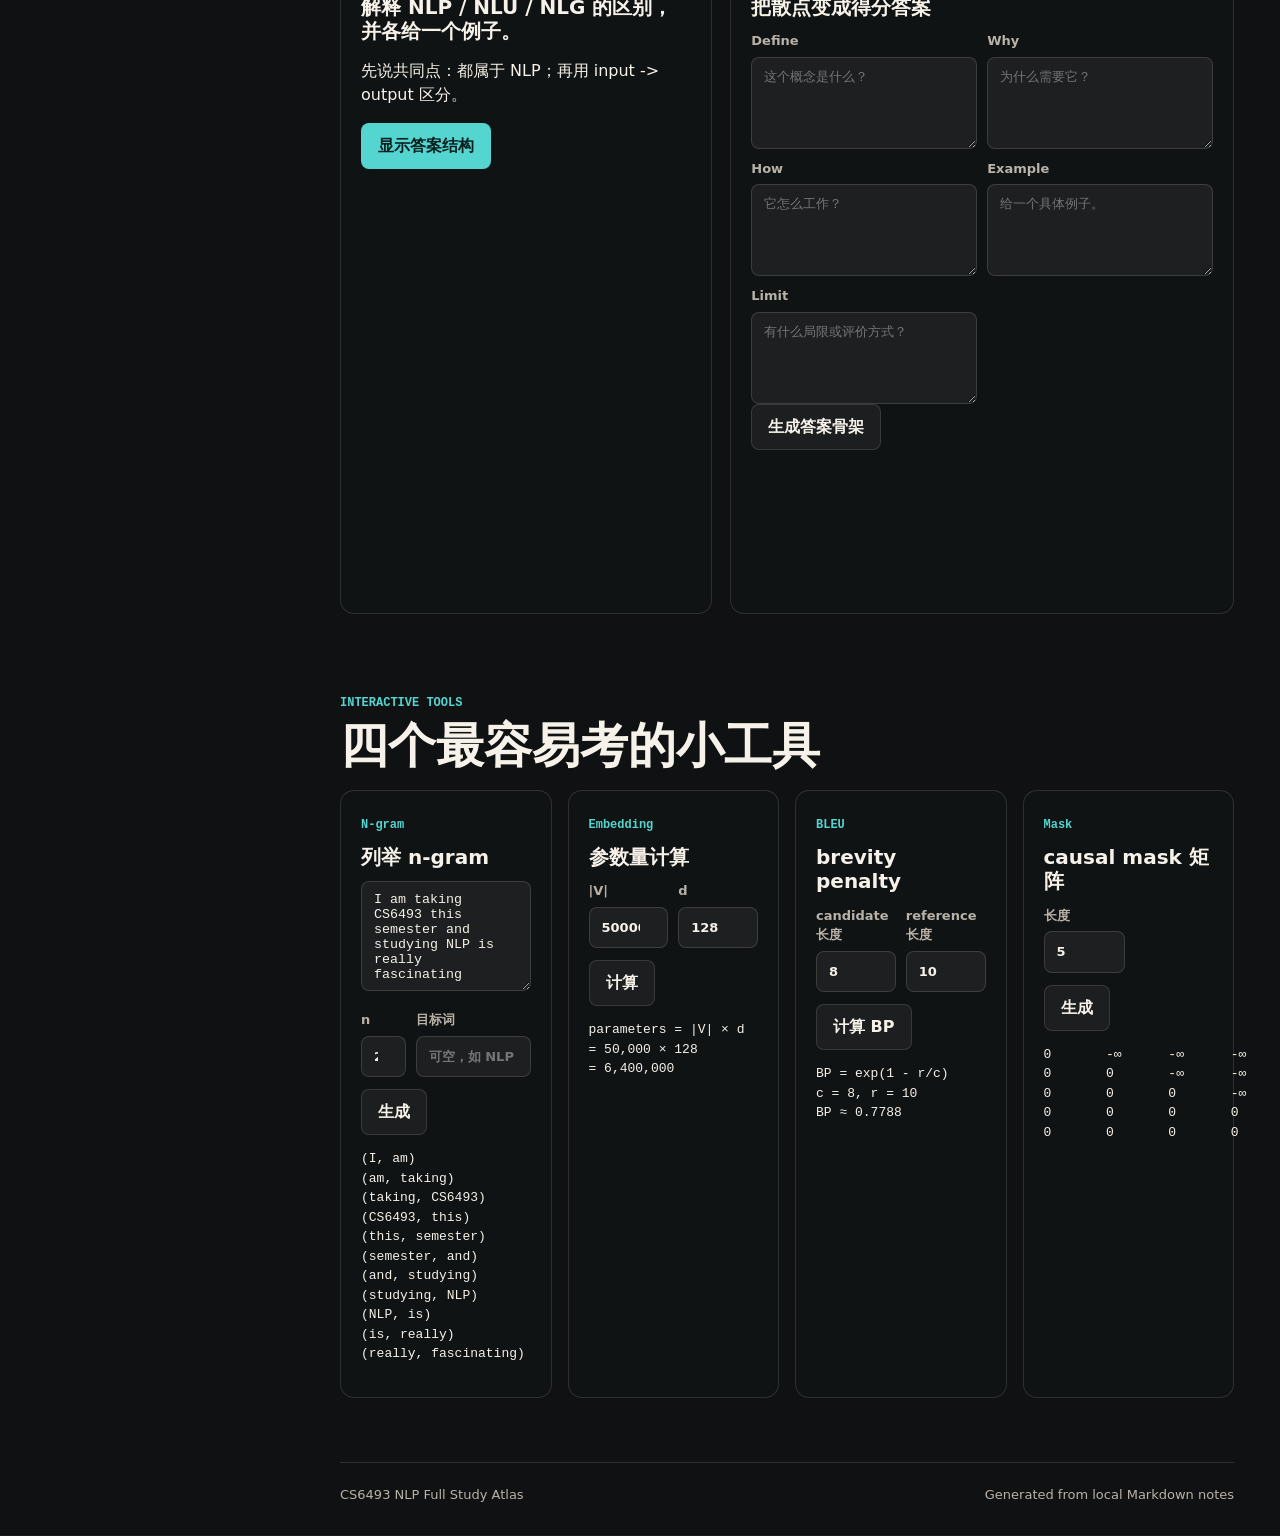
<file: site/study.html>
<!doctype html>
<html lang="zh-CN">
  <head>
    <meta charset="utf-8" />
    <meta name="viewport" content="width=device-width, initial-scale=1" />
    <title>CS6493 NLP 全量交互复习</title>
    <meta
      name="description"
      content="把 CS6493 NLP Markdown 笔记转成从零基础到考试通过的交互式复习网页。"
    />
    <link rel="stylesheet" href="./styles.css" />
  </head>
  <body class="study-page">
    <div class="background-system" aria-hidden="true">
      <span class="bg-beam bg-beam-a"></span>
      <span class="bg-beam bg-beam-b"></span>
      <span class="bg-noise"></span>
    </div>

    <aside id="study-sidebar" class="study-sidebar study-atlas-sidebar" aria-label="全量笔记导航">
      <button
        id="sidebar-toggle"
        class="sidebar-toggle"
        type="button"
        aria-controls="study-sidebar"
        aria-expanded="true"
      >
        <span class="sidebar-toggle-icon" aria-hidden="true"></span>
        <span class="sidebar-toggle-text">收起</span>
      </button>
      <nav id="atlas-nav" class="sidebar-nav"></nav>
    </aside>

    <div class="site-shell">
      <header class="topbar" aria-label="Primary">
        <a class="brand" href="./index.html" aria-label="CS6493 NLP Final Review home">
          <span class="brand-mark" aria-hidden="true">NLP</span>
          <span>
            <strong>CS6493 Final Review</strong>
            <small>Interactive Study Atlas</small>
          </span>
        </a>
        <nav class="topnav" aria-label="Page sections">
          <a href="./index.html">主页</a>
          <a href="#study-routes">路线</a>
          <a href="#knowledge-atlas">知识库</a>
          <a href="#exam-lab">练习</a>
          <a href="#toolbox">工具</a>
        </nav>
      </header>

      <main id="top">
        <section class="study-hero" aria-labelledby="study-title">
          <div class="study-hero-copy">
            <p class="eyebrow">Zero-based Exam System</p>
            <h1 id="study-title">从没上过课，到能写出期末答案</h1>
            <p class="hero-lede">
              这不是把 Markdown 原样贴到网页上，而是把每个知识点放进“先懂直觉、再背公式、最后套模板”的学习路径里。你可以搜索、标记进度、抽查考点，也可以用小工具练 n-gram、参数量、BLEU 和 mask。
            </p>
            <div class="hero-actions">
              <a class="button button-primary" href="#knowledge-atlas">开始全量复习</a>
              <a class="button button-secondary" href="#exam-lab">进入考前训练</a>
            </div>
          </div>
          <div class="study-command" aria-label="Study dashboard">
            <div class="command-head">
              <span>Study Console</span>
              <strong id="completion-rate">0%</strong>
            </div>
            <div class="progress-track" aria-hidden="true">
              <span id="completion-bar"></span>
            </div>
            <dl class="study-stats">
              <div>
                <dt id="stat-modules">8</dt>
                <dd>Markdown 文件</dd>
              </div>
              <div>
                <dt id="stat-sections">0</dt>
                <dd>知识章节</dd>
              </div>
              <div>
                <dt id="stat-points">0</dt>
                <dd>复习点</dd>
              </div>
            </dl>
            <div id="next-action" class="next-action"></div>
          </div>
        </section>

        <section id="study-routes" class="content-section" aria-labelledby="routes-title">
          <div class="section-heading split-heading">
            <div>
              <p class="eyebrow">Learning Design</p>
              <h2 id="routes-title">我会怎么带你学</h2>
            </div>
            <p class="result-count">每条路线都对应一种考试能力</p>
          </div>
          <div class="route-grid study-route-grid">
            <article class="route-panel accent-cyan">
              <p>Input Pipeline</p>
              <h3>文本进模型</h3>
              <span>Raw text -> tokens -> ids -> padding/mask -> representation</span>
            </article>
            <article class="route-panel accent-green">
              <p>Representation</p>
              <h3>词和句子怎么表示</h3>
              <span>one-hot -> embedding -> contextual embedding -> Transformer states</span>
            </article>
            <article class="route-panel accent-coral">
              <p>Modeling</p>
              <h3>语言如何被建模</h3>
              <span>chain rule -> n-gram -> RNN/LSTM -> attention -> GPT</span>
            </article>
            <article class="route-panel accent-amber">
              <p>Exam Output</p>
              <h3>答案如何写完整</h3>
              <span>Definition -> Why -> How -> Example -> Limitation/Evaluation</span>
            </article>
          </div>
        </section>

        <section class="command-panel atlas-command" aria-labelledby="atlas-search-title">
          <div>
            <p class="eyebrow">Knowledge Search</p>
            <h2 id="atlas-search-title">搜索任何知识点</h2>
          </div>
          <label class="search-box">
            <span class="search-icon" aria-hidden="true"></span>
            <span class="sr-only">搜索模块、公式、题型或英文术语</span>
            <input
              id="atlas-search"
              type="search"
              placeholder="试试：QKV、BLEU、negative sampling、LoRA、padding mask..."
              autocomplete="off"
            />
          </label>
          <div class="filter-row" role="group" aria-label="Study mode filters">
            <button class="filter-pill is-active" type="button" data-mode="all">全部</button>
            <button class="filter-pill" type="button" data-mode="foundation">先学基础</button>
            <button class="filter-pill" type="button" data-mode="exam">考试高频</button>
            <button class="filter-pill" type="button" data-mode="marked">已标记</button>
          </div>
        </section>

        <section id="knowledge-atlas" class="content-section" aria-labelledby="atlas-title">
          <div class="section-heading split-heading">
            <div>
              <p class="eyebrow">Full Markdown Atlas</p>
              <h2 id="atlas-title">全量知识库</h2>
            </div>
            <p id="atlas-count" class="result-count" aria-live="polite"></p>
          </div>
          <div id="notebook-list" class="notebook-list"></div>
          <p id="atlas-empty" class="empty-state" hidden>
            没有匹配项。可以换成英文术语或题型关键词，例如 attention、dialogue、参数量。
          </p>
        </section>

        <section id="exam-lab" class="content-section exam-lab" aria-labelledby="exam-lab-title">
          <div class="section-heading split-heading">
            <div>
              <p class="eyebrow">Exam Lab</p>
              <h2 id="exam-lab-title">闭卷答题训练</h2>
            </div>
            <button id="shuffle-card" class="button button-secondary" type="button">换一道题</button>
          </div>
          <div class="exam-lab-layout">
            <article class="drill-panel">
              <span id="drill-source">Concept Drill</span>
              <h3 id="drill-question">Loading...</h3>
              <p id="drill-hint"></p>
              <button id="reveal-answer" class="button button-primary" type="button">显示答案结构</button>
              <div id="drill-answer" class="drill-answer" hidden></div>
            </article>
            <article class="answer-builder">
              <span>Answer Builder</span>
              <h3>把散点变成得分答案</h3>
              <div class="builder-grid">
                <label>Define<textarea data-template="define" placeholder="这个概念是什么？"></textarea></label>
                <label>Why<textarea data-template="why" placeholder="为什么需要它？"></textarea></label>
                <label>How<textarea data-template="how" placeholder="它怎么工作？"></textarea></label>
                <label>Example<textarea data-template="example" placeholder="给一个具体例子。"></textarea></label>
                <label>Limit<textarea data-template="limit" placeholder="有什么局限或评价方式？"></textarea></label>
              </div>
              <button id="compose-answer" class="button button-secondary" type="button">生成答案骨架</button>
              <pre id="composed-answer" class="composed-answer"></pre>
            </article>
          </div>
        </section>

        <section id="toolbox" class="content-section toolbox" aria-labelledby="toolbox-title">
          <div class="section-heading">
            <p class="eyebrow">Interactive Tools</p>
            <h2 id="toolbox-title">四个最容易考的小工具</h2>
          </div>
          <div class="tool-grid">
            <article class="tool-panel">
              <span>N-gram</span>
              <h3>列举 n-gram</h3>
              <textarea id="ngram-sentence">I am taking CS6493 this semester and studying NLP is really fascinating</textarea>
              <div class="tool-controls">
                <label>n <input id="ngram-n" type="number" min="1" max="4" value="2" /></label>
                <label>目标词 <input id="ngram-target" type="text" placeholder="可空，如 NLP" /></label>
              </div>
              <button class="button button-secondary" type="button" data-tool="ngram">生成</button>
              <pre id="ngram-output"></pre>
            </article>

            <article class="tool-panel">
              <span>Embedding</span>
              <h3>参数量计算</h3>
              <div class="tool-controls">
                <label>|V| <input id="vocab-size" type="number" min="1" value="50000" /></label>
                <label>d <input id="embed-dim" type="number" min="1" value="128" /></label>
              </div>
              <button class="button button-secondary" type="button" data-tool="params">计算</button>
              <pre id="params-output"></pre>
            </article>

            <article class="tool-panel">
              <span>BLEU</span>
              <h3>brevity penalty</h3>
              <div class="tool-controls">
                <label>candidate 长度 <input id="cand-len" type="number" min="1" value="8" /></label>
                <label>reference 长度 <input id="ref-len" type="number" min="1" value="10" /></label>
              </div>
              <button class="button button-secondary" type="button" data-tool="bp">计算 BP</button>
              <pre id="bp-output"></pre>
            </article>

            <article class="tool-panel">
              <span>Mask</span>
              <h3>causal mask 矩阵</h3>
              <div class="tool-controls">
                <label>长度 <input id="mask-size" type="number" min="2" max="8" value="5" /></label>
              </div>
              <button class="button button-secondary" type="button" data-tool="mask">生成</button>
              <pre id="mask-output"></pre>
            </article>
          </div>
        </section>
      </main>

      <footer class="footer">
        <span>CS6493 NLP Full Study Atlas</span>
        <span>Generated from local Markdown notes</span>
      </footer>
    </div>

    <script src="./notes-data.js"></script>
    <script src="./study.js"></script>
  </body>
</html>
</file>
<file: site/styles.css>
:root {
  color-scheme: dark;
  --bg: #101112;
  --surface: #181a1d;
  --surface-2: #202328;
  --surface-3: #272b31;
  --text: #f6f2ea;
  --muted: #b9b2a8;
  --subtle: #7f8790;
  --line: rgba(246, 242, 234, 0.13);
  --cyan: #54d5d0;
  --coral: #ff7d67;
  --amber: #f1b84b;
  --green: #7ccf82;
  --violet: #b59cff;
  --shadow: 0 24px 80px rgba(0, 0, 0, 0.34);
  --radius-xs: 6px;
  --radius-sm: 8px;
  --radius-md: 14px;
  --container: 1180px;
  --sidebar-w: 228px;
  --sidebar-left: 18px;
  --shell-gap: 34px;
  --shell-right: 26px;
  --font-sans: Inter, ui-sans-serif, system-ui, -apple-system, BlinkMacSystemFont, "Segoe UI", sans-serif;
  --font-mono: "SFMono-Regular", Consolas, "Liberation Mono", Menlo, monospace;
}

* {
  box-sizing: border-box;
}

html {
  scroll-behavior: smooth;
}

body {
  margin: 0;
  min-width: 320px;
  overflow-x: hidden;
  background:
    linear-gradient(120deg, rgba(84, 213, 208, 0.1), transparent 28%),
    linear-gradient(250deg, rgba(255, 125, 103, 0.13), transparent 36%),
    linear-gradient(180deg, rgba(181, 156, 255, 0.08), transparent 44%),
    var(--bg);
  color: var(--text);
  font-family: var(--font-sans);
  line-height: 1.5;
}

body::before {
  position: fixed;
  inset: 0;
  z-index: -3;
  background:
    linear-gradient(rgba(246, 242, 234, 0.035) 1px, transparent 1px),
    linear-gradient(90deg, rgba(246, 242, 234, 0.032) 1px, transparent 1px);
  background-size: 72px 72px;
  content: "";
  mask-image: linear-gradient(to bottom, black, transparent 86%);
}

body::after {
  position: fixed;
  inset: 0;
  z-index: 80;
  display: grid;
  place-items: center;
  background:
    linear-gradient(135deg, rgba(84, 213, 208, 0.22), transparent 36%),
    rgba(10, 11, 12, 0.88);
  color: var(--text);
  content: "进入模块复习...";
  font-family: var(--font-mono);
  font-size: 14px;
  font-weight: 800;
  letter-spacing: 0;
  opacity: 0;
  pointer-events: none;
  transform: scale(1.04);
  transition: opacity 220ms ease, transform 220ms ease;
}

body.is-navigating-module::after {
  opacity: 1;
  transform: scale(1);
}

.background-system {
  position: fixed;
  inset: 0;
  z-index: -2;
  contain: paint;
  overflow: hidden;
  pointer-events: none;
}

.bg-beam {
  position: absolute;
  width: 54vw;
  height: 24vh;
  border: 1px solid rgba(246, 242, 234, 0.08);
  background: linear-gradient(90deg, transparent, rgba(84, 213, 208, 0.18), transparent);
  filter: blur(1px);
  opacity: 0.68;
  transform: rotate(-18deg);
}

.bg-beam-a {
  left: 18px;
  top: 18vh;
}

.bg-beam-b {
  right: 0;
  top: 58vh;
  background: linear-gradient(90deg, transparent, rgba(255, 125, 103, 0.16), transparent);
  transform: rotate(16deg);
}

.bg-noise {
  position: absolute;
  inset: 0;
  background:
    radial-gradient(circle at 20% 18%, rgba(84, 213, 208, 0.12), transparent 18%),
    radial-gradient(circle at 78% 16%, rgba(241, 184, 75, 0.1), transparent 20%),
    radial-gradient(circle at 52% 76%, rgba(124, 207, 130, 0.08), transparent 22%);
  opacity: 0.78;
}

a {
  color: inherit;
  text-decoration: none;
}

button,
input {
  font: inherit;
}

.site-shell {
  width: auto;
  max-width: var(--container);
  margin: 0 var(--shell-right) 0 calc(var(--sidebar-left) + var(--sidebar-w) + var(--shell-gap));
  padding: 22px 20px 32px;
  transition: margin 220ms ease, max-width 220ms ease;
}

.sidebar-collapsed .site-shell {
  margin-left: calc(var(--sidebar-left) + 68px + var(--shell-gap));
}

.study-sidebar {
  position: fixed;
  left: var(--sidebar-left);
  top: 22px;
  bottom: 22px;
  z-index: 40;
  display: flex;
  flex-direction: column;
  width: var(--sidebar-w);
  border: 1px solid var(--line);
  border-radius: var(--radius-md);
  background: rgba(14, 15, 16, 0.78);
  box-shadow: var(--shadow);
  backdrop-filter: blur(22px);
  padding: 12px;
  transition: width 220ms ease, transform 220ms ease;
}

.sidebar-toggle {
  display: flex;
  align-items: center;
  gap: 10px;
  min-height: 42px;
  border: 1px solid rgba(84, 213, 208, 0.36);
  border-radius: var(--radius-sm);
  background: rgba(84, 213, 208, 0.1);
  color: var(--text);
  cursor: pointer;
  font-weight: 760;
  padding: 0 12px;
}

.sidebar-toggle-icon,
.sidebar-toggle-icon::before,
.sidebar-toggle-icon::after {
  display: block;
  width: 16px;
  height: 2px;
  border-radius: 999px;
  background: var(--cyan);
  content: "";
}

.sidebar-toggle-icon {
  position: relative;
}

.sidebar-toggle-icon::before,
.sidebar-toggle-icon::after {
  position: absolute;
  left: 0;
}

.sidebar-toggle-icon::before {
  top: -5px;
}

.sidebar-toggle-icon::after {
  top: 5px;
}

.sidebar-nav {
  display: grid;
  gap: 7px;
  margin-top: 14px;
  overflow-y: auto;
  padding-right: 2px;
}

.sidebar-nav a {
  position: relative;
  display: flex;
  align-items: center;
  gap: 10px;
  min-height: 42px;
  border: 1px solid transparent;
  border-radius: var(--radius-sm);
  color: var(--muted);
  padding: 8px 10px;
}

.sidebar-nav a:hover,
.sidebar-nav a:focus-visible {
  border-color: rgba(84, 213, 208, 0.42);
  background: rgba(255, 255, 255, 0.06);
  color: var(--text);
  outline: none;
}

.sidebar-nav a.is-current {
  border-color: color-mix(in srgb, var(--cyan) 54%, transparent);
  background: rgba(84, 213, 208, 0.11);
  color: var(--text);
}

.sidebar-nav span {
  display: grid;
  place-items: center;
  flex: 0 0 34px;
  height: 28px;
  border: 1px solid var(--line);
  border-radius: var(--radius-xs);
  color: var(--cyan);
  font-family: var(--font-mono);
  font-size: 11px;
  font-weight: 800;
}

.sidebar-nav strong {
  font-size: 14px;
}

.sidebar-divider {
  height: 1px;
  margin: 6px 4px;
  background: var(--line);
}

.sub-nav-link {
  min-height: 36px;
  padding-left: 18px;
}

.sub-nav-link strong {
  font-size: 12px;
}

.sidebar-collapsed .study-sidebar {
  width: 68px;
}

.sidebar-collapsed .sidebar-toggle {
  justify-content: center;
  padding: 0;
}

.sidebar-collapsed .sidebar-toggle-text,
.sidebar-collapsed .sidebar-nav strong {
  display: none;
}

.sidebar-collapsed .sidebar-nav a {
  justify-content: center;
  padding-inline: 4px;
}

.sidebar-collapsed .sidebar-nav span {
  flex-basis: 36px;
}

.topbar {
  position: sticky;
  top: 0;
  z-index: 20;
  display: flex;
  align-items: center;
  justify-content: space-between;
  gap: 24px;
  padding: 14px 0;
  background: rgba(16, 17, 18, 0.82);
  backdrop-filter: blur(18px);
  border-bottom: 1px solid transparent;
}

.brand {
  display: inline-flex;
  align-items: center;
  gap: 12px;
  min-width: 228px;
}

.brand-mark {
  display: grid;
  place-items: center;
  width: 42px;
  height: 42px;
  border: 1px solid rgba(84, 213, 208, 0.48);
  border-radius: var(--radius-sm);
  background: linear-gradient(135deg, rgba(84, 213, 208, 0.18), rgba(255, 125, 103, 0.14));
  color: var(--cyan);
  font-family: var(--font-mono);
  font-size: 12px;
  font-weight: 800;
}

.brand strong,
.brand small {
  display: block;
}

.brand strong {
  font-size: 14px;
}

.brand small {
  margin-top: 2px;
  color: var(--muted);
  font-size: 12px;
}

.topnav {
  display: flex;
  justify-content: flex-end;
  gap: 8px;
  flex-wrap: wrap;
}

.topnav a {
  border: 1px solid transparent;
  border-radius: 999px;
  color: var(--muted);
  font-size: 14px;
  padding: 8px 12px;
}

.topnav a:hover,
.topnav a:focus-visible {
  border-color: var(--line);
  color: var(--text);
  background: rgba(255, 255, 255, 0.05);
  outline: none;
}

.section-grid {
  display: grid;
  grid-template-columns: minmax(0, 1.04fr) minmax(340px, 0.96fr);
  gap: 34px;
  align-items: stretch;
}

.home-page .section-grid {
  grid-template-columns: minmax(0, 1fr);
}

.home-page {
  color-scheme: light;
  background:
    radial-gradient(circle at 7% 8%, rgba(36, 91, 214, 0.2), transparent 28%),
    radial-gradient(circle at 94% 9%, rgba(255, 121, 121, 0.13), transparent 24%),
    linear-gradient(135deg, #edf3ff 0%, #f8fbff 42%, #fff7f6 100%);
  color: #0f172a;
}

.home-page::before {
  display: none;
}

.home-page .background-system {
  display: none;
}

.home-page .study-sidebar {
  display: none;
}

.home-page .site-shell,
.home-page.sidebar-collapsed .site-shell {
  width: 100%;
  max-width: none;
  margin: 0;
  padding: 38px 40px 64px;
}

.home-page .topbar {
  position: static;
  max-width: 1960px;
  margin: 0 auto 56px;
  border: 0;
  background: transparent;
  backdrop-filter: none;
  padding: 22px 0 0;
}

.home-page .brand {
  color: #111827;
}

.home-page .brand-mark {
  width: 70px;
  height: 70px;
  border: 0;
  border-radius: 22px;
  background: #1556d8;
  color: #ffffff;
  font-size: 28px;
  box-shadow: 0 20px 42px rgba(21, 86, 216, 0.25);
}

.home-page .brand strong {
  font-size: 27px;
  color: #111827;
}

.home-page .brand small {
  margin-top: 2px;
  color: #6b7280;
  font-size: 20px;
}

.home-page .home-status {
  display: inline-flex;
  align-items: center;
  gap: 10px;
  border: 1px solid rgba(15, 23, 42, 0.1);
  border-radius: 999px;
  background: rgba(255, 255, 255, 0.72);
  box-shadow: 0 12px 35px rgba(15, 23, 42, 0.08);
  color: #475569;
  padding: 16px 22px;
}

.home-page .home-status strong {
  font-size: 20px;
}

.home-page .status-dot {
  width: 14px;
  height: 14px;
  border-radius: 999px;
  background: #22c55e;
  box-shadow: 0 0 0 8px rgba(34, 197, 94, 0.12);
}

.hero {
  min-height: 500px;
  padding: 34px 0 18px;
}

.home-page .hero {
  max-width: 1960px;
  min-height: 648px;
  align-items: center;
  margin: 0 auto 40px;
  border: 1px solid rgba(255, 255, 255, 0.88);
  border-radius: 34px;
  background:
    linear-gradient(135deg, rgba(255, 255, 255, 0.98), rgba(249, 251, 255, 0.92)),
    radial-gradient(circle at 78% 30%, rgba(219, 228, 255, 0.7), transparent 30%);
  box-shadow: 0 32px 90px rgba(15, 23, 42, 0.14);
  padding: clamp(58px, 6vw, 96px) clamp(42px, 6vw, 86px);
}

.hero-copy {
  display: flex;
  flex-direction: column;
  justify-content: center;
}

.home-page .hero-copy {
  max-width: 1120px;
  border-left: 0;
  padding-left: 0;
}

.eyebrow {
  margin: 0 0 12px;
  color: var(--cyan);
  font-family: var(--font-mono);
  font-size: 12px;
  font-weight: 700;
  letter-spacing: 0;
  text-transform: uppercase;
}

h1,
h2,
h3,
p {
  overflow-wrap: anywhere;
}

h1 {
  max-width: 780px;
  margin: 0;
  font-size: clamp(44px, 6.4vw, 78px);
  line-height: 0.95;
  letter-spacing: 0;
}

.home-page h1 {
  max-width: 980px;
  color: #0f172a;
  font-size: clamp(76px, 8.5vw, 128px);
  letter-spacing: 0;
}

h2 {
  margin: 0;
  font-size: clamp(28px, 4vw, 48px);
  line-height: 1.05;
  letter-spacing: 0;
}

h3 {
  margin: 0;
  font-size: 20px;
  line-height: 1.22;
  letter-spacing: 0;
}

.hero-lede {
  max-width: 680px;
  margin: 18px 0 0;
  color: var(--muted);
  font-size: 18px;
}

.home-page .hero-lede {
  max-width: 1040px;
  color: #475569;
  font-size: clamp(25px, 2.2vw, 34px);
  font-weight: 650;
  line-height: 1.55;
}

.home-page .eyebrow {
  display: inline-flex;
  width: fit-content;
  border-radius: 999px;
  background: #eaf2ff;
  color: #06428f;
  font-size: 20px;
  font-weight: 900;
  padding: 14px 22px;
}

.hero-actions {
  display: flex;
  flex-wrap: wrap;
  gap: 12px;
  margin-top: 24px;
}

.button {
  display: inline-flex;
  min-height: 44px;
  align-items: center;
  justify-content: center;
  border: 1px solid transparent;
  border-radius: var(--radius-sm);
  cursor: pointer;
  font-weight: 750;
  padding: 10px 16px;
  transition: transform 150ms ease, border-color 150ms ease, background 150ms ease;
}

.button:hover,
.button:focus-visible {
  transform: translateY(-1px);
  outline: none;
}

.button-primary {
  background: var(--cyan);
  color: #09201f;
}

.home-page .button {
  min-height: 76px;
  border-radius: 999px;
  font-size: 26px;
  font-weight: 900;
  padding: 18px 30px;
}

.home-page .button-primary {
  background: #1556d8;
  color: #ffffff;
  box-shadow: 0 22px 50px rgba(21, 86, 216, 0.22);
}

.home-page .button-secondary {
  border-color: rgba(15, 23, 42, 0.1);
  background: rgba(255, 255, 255, 0.72);
  color: #334155;
}

.button-secondary {
  border-color: var(--line);
  background: rgba(255, 255, 255, 0.05);
  color: var(--text);
}

.metric-strip {
  display: grid;
  grid-template-columns: repeat(3, minmax(0, 1fr));
  gap: 10px;
  max-width: 620px;
  margin: 28px 0 0;
}

.home-page .metric-strip {
  max-width: 1080px;
  gap: 18px;
  margin-top: 38px;
}

.home-page .metric-strip div {
  min-height: 128px;
  border-color: rgba(15, 23, 42, 0.1);
  border-radius: 16px;
  background: rgba(255, 255, 255, 0.64);
  box-shadow: inset 0 1px 0 rgba(255, 255, 255, 0.7);
  padding: 24px 28px;
}

.home-page .metric-strip dt {
  color: #111827;
  font-size: 45px;
}

.home-page .metric-strip dd {
  color: #64748b;
  font-size: 19px;
  font-weight: 650;
}

.home-page .command-panel,
.home-page .content-section {
  max-width: 1960px;
  margin-inline: auto;
  border: 1px solid rgba(15, 23, 42, 0.08);
  border-radius: 28px;
  background: rgba(255, 255, 255, 0.74);
  box-shadow: 0 24px 70px rgba(15, 23, 42, 0.1);
}

.home-page .command-panel {
  backdrop-filter: blur(18px);
}

.home-page h2,
.home-page h3 {
  color: #111827;
}

.home-page .section-heading p,
.home-page .result-count,
.home-page .empty-state {
  color: #64748b;
}

.home-page .search-box {
  border-color: rgba(15, 23, 42, 0.1);
  background: #ffffff;
  box-shadow: inset 0 1px 0 rgba(15, 23, 42, 0.04);
}

.home-page .search-box input {
  color: #111827;
}

.home-page .filter-pill {
  border-color: rgba(15, 23, 42, 0.1);
  background: #ffffff;
  color: #475569;
}

.home-page .filter-pill.is-active {
  border-color: rgba(21, 86, 216, 0.2);
  background: #eaf2ff;
  color: #1556d8;
}

.home-page .route-panel,
.home-page .module-card,
.home-page .answer-card {
  border-color: rgba(15, 23, 42, 0.1);
  background:
    linear-gradient(145deg, rgba(255, 255, 255, 0.96), rgba(246, 249, 255, 0.86)),
    #ffffff;
  box-shadow: 0 20px 60px rgba(15, 23, 42, 0.08);
}

.home-page .route-panel p,
.home-page .module-kicker,
.home-page .answer-card span {
  color: #1556d8;
}

.home-page .route-panel span,
.home-page .module-card p,
.home-page .answer-card p,
.home-page .topic-list li,
.home-page .source-row span {
  color: #64748b;
}

.home-page .topic-list li,
.home-page .source-row span {
  border-color: rgba(15, 23, 42, 0.1);
  background: rgba(241, 245, 249, 0.82);
}

.home-page .module-actions {
  border-color: rgba(15, 23, 42, 0.08);
}

.home-page .module-actions a {
  color: #1556d8;
}

.home-page .priority {
  color: #0f172a;
}

.home-page .footer {
  max-width: 1960px;
  margin-inline: auto;
  border-color: rgba(15, 23, 42, 0.1);
  color: #64748b;
}

.home-page {
  color-scheme: dark;
  background:
    linear-gradient(120deg, rgba(84, 213, 208, 0.1), transparent 28%),
    linear-gradient(250deg, rgba(255, 125, 103, 0.13), transparent 36%),
    linear-gradient(180deg, rgba(181, 156, 255, 0.08), transparent 44%),
    var(--bg);
  color: var(--text);
}

.home-page::before {
  display: block;
}

.home-page .background-system,
.home-page .study-sidebar {
  display: flex;
}

.home-page .site-shell,
.home-page.sidebar-collapsed .site-shell {
  width: auto;
  max-width: var(--container);
  margin: 0 var(--shell-right) 0 calc(var(--sidebar-left) + var(--sidebar-w) + var(--shell-gap));
  padding: 22px 20px 32px;
}

.home-page.sidebar-collapsed .site-shell {
  margin-left: calc(var(--sidebar-left) + 68px + var(--shell-gap));
}

.home-page .topbar {
  position: sticky;
  top: 0;
  max-width: none;
  margin: 0;
  border-bottom: 1px solid transparent;
  background: rgba(16, 17, 18, 0.82);
  backdrop-filter: blur(18px);
  padding: 14px 0;
}

.home-page .brand {
  color: inherit;
}

.home-page .brand-mark {
  width: 44px;
  height: 44px;
  border: 1px solid rgba(84, 213, 208, 0.45);
  border-radius: var(--radius-sm);
  background:
    linear-gradient(145deg, rgba(84, 213, 208, 0.22), rgba(181, 156, 255, 0.08)),
    var(--surface-2);
  color: var(--cyan);
  font-size: 16px;
  box-shadow: none;
}

.home-page .brand strong {
  color: var(--text);
  font-size: 15px;
}

.home-page .brand small {
  color: var(--muted);
  font-size: 12px;
}

.home-page .hero {
  max-width: none;
  min-height: 560px;
  margin: 0 0 34px;
  border: 1px solid var(--line);
  border-radius: 18px;
  background:
    linear-gradient(135deg, rgba(84, 213, 208, 0.12), transparent 38%),
    linear-gradient(250deg, rgba(255, 125, 103, 0.11), transparent 44%),
    rgba(24, 26, 29, 0.72);
  box-shadow: var(--shadow);
  padding: clamp(42px, 5vw, 72px);
}

.home-page .hero-copy {
  max-width: 980px;
  border-left: 3px solid var(--cyan);
  padding-left: 28px;
}

.home-page h1 {
  max-width: 920px;
  color: var(--text);
  font-size: clamp(48px, 6.8vw, 86px);
  line-height: 0.95;
  overflow-wrap: normal;
  word-break: keep-all;
}

.hero-title-main,
.hero-title-tail {
  display: inline;
}

.home-page .hero-lede {
  max-width: 840px;
  color: var(--muted);
  font-size: clamp(18px, 1.75vw, 23px);
  font-weight: 650;
  line-height: 1.5;
}

.home-page .eyebrow {
  display: block;
  width: auto;
  border-radius: 0;
  background: transparent;
  color: var(--cyan);
  font-size: 13px;
  font-weight: 800;
  padding: 0;
}

.home-page .button {
  min-height: 48px;
  border-radius: var(--radius-sm);
  font-size: 16px;
  font-weight: 800;
  padding: 12px 18px;
}

.home-page .button-primary {
  background: var(--cyan);
  color: #09201f;
  box-shadow: 0 18px 38px rgba(84, 213, 208, 0.12);
}

.home-page .button-secondary {
  border-color: var(--line);
  background: rgba(255, 255, 255, 0.05);
  color: var(--text);
}

.home-page .metric-strip {
  max-width: 760px;
  gap: 12px;
  margin-top: 34px;
}

.home-page .metric-strip div {
  min-height: 112px;
  border-color: var(--line);
  border-radius: var(--radius-sm);
  background: rgba(255, 255, 255, 0.045);
  box-shadow: none;
  padding: 18px;
}

.home-page .metric-strip dt {
  color: var(--text);
  font-size: 34px;
}

.home-page .metric-strip dd {
  color: var(--muted);
  font-size: 14px;
}

.home-page .command-panel,
.home-page .content-section {
  max-width: none;
  border-color: var(--line);
  border-radius: var(--radius-md);
  background: rgba(24, 26, 29, 0.74);
  box-shadow: var(--shadow);
}

.home-page h2,
.home-page h3 {
  color: var(--text);
}

.home-page .section-heading p,
.home-page .result-count,
.home-page .empty-state,
.home-page .route-panel span,
.home-page .module-card p,
.home-page .answer-card p,
.home-page .topic-list li,
.home-page .source-row span,
.home-page .footer {
  color: var(--muted);
}

.home-page .search-box,
.home-page .filter-pill {
  border-color: var(--line);
  background: rgba(255, 255, 255, 0.055);
  color: var(--text);
}

.home-page .search-box input {
  color: var(--text);
}

.home-page .filter-pill.is-active {
  border-color: rgba(84, 213, 208, 0.4);
  background: rgba(84, 213, 208, 0.1);
  color: var(--text);
}

.home-page .route-panel,
.home-page .module-card,
.home-page .answer-card {
  border-color: var(--line);
  background:
    linear-gradient(145deg, rgba(255, 255, 255, 0.06), transparent 45%),
    rgba(32, 35, 40, 0.72);
  box-shadow: none;
}

.home-page .route-panel p,
.home-page .module-kicker,
.home-page .answer-card span,
.home-page .module-actions a {
  color: var(--cyan);
}

.home-page .topic-list li,
.home-page .source-row span {
  border-color: var(--line);
  background: rgba(255, 255, 255, 0.055);
}

.home-page .module-actions {
  border-color: var(--line);
}

.home-page .priority {
  color: var(--text);
}

.metric-strip div {
  border: 1px solid var(--line);
  border-radius: var(--radius-sm);
  background: rgba(255, 255, 255, 0.04);
  padding: 16px;
}

.metric-strip dt {
  color: var(--text);
  font-family: var(--font-mono);
  font-size: 28px;
  font-weight: 800;
}

.metric-strip dd {
  margin: 2px 0 0;
  color: var(--muted);
  font-size: 13px;
}

.hero-visual {
  position: relative;
  display: grid;
  align-content: center;
  min-height: 390px;
  border: 1px solid var(--line);
  border-radius: var(--radius-md);
  overflow: hidden;
  background:
    linear-gradient(145deg, rgba(255, 255, 255, 0.06), transparent 46%),
    repeating-linear-gradient(90deg, rgba(255, 255, 255, 0.04) 0 1px, transparent 1px 54px),
    repeating-linear-gradient(0deg, rgba(255, 255, 255, 0.035) 0 1px, transparent 1px 54px),
    var(--surface);
  box-shadow: var(--shadow);
  padding: 22px;
}

.review-board {
  align-content: stretch;
  gap: 14px;
}

.board-intro,
.review-steps article,
.answer-flow,
.module-map {
  position: relative;
  z-index: 1;
  border: 1px solid var(--line);
  border-radius: var(--radius-sm);
  background: rgba(16, 17, 18, 0.74);
  padding: 18px;
}

.board-intro span,
.answer-flow span,
.module-map span {
  color: var(--cyan);
  font-family: var(--font-mono);
  font-size: 12px;
  font-weight: 800;
}

.board-intro strong,
.answer-flow strong,
.module-map strong {
  display: block;
  margin-top: 8px;
  font-size: 22px;
  line-height: 1.2;
}

.board-intro p,
.review-steps p,
.module-map li {
  color: var(--muted);
}

.board-intro p {
  margin: 10px 0 0;
}

.review-steps {
  display: grid;
  grid-template-columns: repeat(3, minmax(0, 1fr));
  gap: 10px;
}

.review-steps article {
  min-height: 150px;
  background:
    linear-gradient(145deg, rgba(255, 255, 255, 0.07), transparent 46%),
    rgba(32, 35, 40, 0.78);
  padding: 14px;
}

.review-steps span {
  color: var(--amber);
  font-family: var(--font-mono);
  font-size: 12px;
  font-weight: 800;
}

.review-steps h3 {
  margin-top: 18px;
}

.review-steps p {
  margin: 8px 0 0;
  font-size: 14px;
}

.answer-flow {
  border-color: rgba(84, 213, 208, 0.34);
  background:
    linear-gradient(90deg, rgba(84, 213, 208, 0.12), transparent),
    rgba(16, 17, 18, 0.78);
}

.course-board {
  min-height: 500px;
}

.course-link-grid {
  position: relative;
  z-index: 1;
  display: grid;
  grid-template-columns: 1fr 1fr;
  gap: 10px;
}

.course-link-grid a {
  display: flex;
  align-items: center;
  gap: 10px;
  min-height: 54px;
  border: 1px solid var(--line);
  border-radius: var(--radius-sm);
  background: rgba(255, 255, 255, 0.055);
  color: var(--text);
  font-weight: 800;
  padding: 10px;
}

.course-link-grid a:hover,
.course-link-grid a:focus-visible {
  border-color: rgba(84, 213, 208, 0.42);
  background: rgba(84, 213, 208, 0.11);
  outline: none;
}

.course-link-grid span {
  display: grid;
  place-items: center;
  flex: 0 0 34px;
  height: 30px;
  border: 1px solid rgba(84, 213, 208, 0.32);
  border-radius: var(--radius-xs);
  color: var(--cyan);
  font-family: var(--font-mono);
  font-size: 11px;
}

.flow-card,
.attention-board {
  position: relative;
  z-index: 1;
}

.flow-card {
  width: min(100%, 360px);
  border: 1px solid var(--line);
  border-radius: var(--radius-sm);
  background: rgba(16, 17, 18, 0.78);
  padding: 14px;
}

.flow-card span,
.flow-card small,
.module-card span,
.answer-card span {
  color: var(--subtle);
  font-family: var(--font-mono);
  font-size: 12px;
}

.flow-card strong {
  display: block;
  margin: 5px 0;
}

.flow-card-main {
  justify-self: start;
}

.flow-card-bridge {
  justify-self: end;
  margin-top: 12px;
}

.flow-card-output {
  justify-self: center;
  width: min(100%, 420px);
  margin-top: 12px;
}

.attention-board {
  display: grid;
  grid-template-columns: repeat(4, 1fr);
  gap: 10px;
  margin: 14px 0 6px;
}

.token {
  display: grid;
  place-items: center;
  min-height: 58px;
  border: 1px solid var(--line);
  border-radius: var(--radius-sm);
  background: var(--surface-2);
  color: var(--text);
  font-family: var(--font-mono);
  font-weight: 800;
}

.token-a {
  border-color: rgba(84, 213, 208, 0.56);
}

.token-b {
  border-color: rgba(255, 125, 103, 0.5);
}

.token-c {
  border-color: rgba(241, 184, 75, 0.52);
}

.token-d {
  border-color: rgba(124, 207, 130, 0.5);
}

.attention-line {
  position: absolute;
  height: 2px;
  border-radius: 999px;
  transform-origin: left center;
  opacity: 0.62;
}

.line-1 {
  width: 39%;
  left: 13%;
  top: 36%;
  background: var(--cyan);
  transform: rotate(14deg);
}

.line-2 {
  width: 44%;
  left: 28%;
  top: 62%;
  background: var(--coral);
  transform: rotate(-10deg);
}

.line-3 {
  width: 34%;
  left: 52%;
  top: 44%;
  background: var(--amber);
  transform: rotate(18deg);
}

.command-panel,
.content-section {
  margin-top: 28px;
}

.command-panel {
  display: grid;
  grid-template-columns: minmax(220px, 0.6fr) minmax(280px, 1fr);
  gap: 18px;
  align-items: end;
  border: 1px solid var(--line);
  border-radius: var(--radius-md);
  background: rgba(24, 26, 29, 0.84);
  padding: 22px;
}

.command-panel h2 {
  font-size: clamp(24px, 3vw, 36px);
}

.search-box {
  position: relative;
  display: block;
}

.search-box input {
  width: 100%;
  min-height: 54px;
  border: 1px solid var(--line);
  border-radius: var(--radius-sm);
  background: #0f1011;
  color: var(--text);
  padding: 0 16px 0 48px;
  outline: none;
}

.search-box input:focus {
  border-color: rgba(84, 213, 208, 0.72);
  box-shadow: 0 0 0 4px rgba(84, 213, 208, 0.12);
}

.search-icon {
  position: absolute;
  left: 18px;
  top: 50%;
  width: 14px;
  height: 14px;
  border: 2px solid var(--muted);
  border-radius: 999px;
  transform: translateY(-55%);
}

.search-icon::after {
  position: absolute;
  right: -7px;
  bottom: -5px;
  width: 8px;
  height: 2px;
  border-radius: 999px;
  background: var(--muted);
  content: "";
  transform: rotate(45deg);
}

.filter-row {
  grid-column: 1 / -1;
  display: flex;
  flex-wrap: wrap;
  gap: 10px;
}

.filter-pill {
  min-height: 36px;
  border: 1px solid var(--line);
  border-radius: 999px;
  background: rgba(255, 255, 255, 0.04);
  color: var(--muted);
  cursor: pointer;
  font-size: 14px;
  padding: 7px 13px;
}

.filter-pill:hover,
.filter-pill:focus-visible,
.filter-pill.is-active {
  border-color: rgba(84, 213, 208, 0.72);
  background: rgba(84, 213, 208, 0.12);
  color: var(--text);
  outline: none;
}

.content-section {
  padding-top: 52px;
}

.section-heading {
  margin-bottom: 20px;
}

.section-heading .eyebrow {
  margin-bottom: 8px;
}

.split-heading {
  display: flex;
  align-items: end;
  justify-content: space-between;
  gap: 20px;
}

.route-grid,
.module-grid,
.exam-layout,
.system-grid {
  display: grid;
  gap: 14px;
}

.route-grid {
  grid-template-columns: repeat(4, minmax(0, 1fr));
}

.route-panel,
.module-card,
.answer-card,
.system-panel,
.chapter-panel,
.template-box,
.practice-group {
  border: 1px solid var(--line);
  border-radius: var(--radius-sm);
  background: rgba(24, 26, 29, 0.78);
}

.route-panel {
  position: relative;
  min-height: 202px;
  overflow: hidden;
  padding: 20px;
  transition: transform 180ms ease, border-color 180ms ease, background 180ms ease;
}

.route-panel::before {
  position: absolute;
  inset: 0;
  background: linear-gradient(135deg, rgba(255, 255, 255, 0.08), transparent 42%);
  content: "";
  opacity: 0;
  transition: opacity 180ms ease;
}

.route-panel:hover,
.route-panel:focus-within {
  border-color: rgba(246, 242, 234, 0.24);
  background: rgba(32, 35, 40, 0.9);
  transform: translateY(-4px);
}

.route-panel:hover::before,
.route-panel:focus-within::before {
  opacity: 1;
}

.route-panel p {
  margin: 0 0 24px;
  font-family: var(--font-mono);
  font-size: 12px;
  font-weight: 800;
}

.route-panel h3 {
  margin-bottom: 14px;
}

.route-panel span,
.module-card p,
.answer-card p,
.system-panel p {
  color: var(--muted);
}

.accent-cyan p {
  color: var(--cyan);
}

.accent-coral p {
  color: var(--coral);
}

.accent-amber p {
  color: var(--amber);
}

.accent-green p {
  color: var(--green);
}

.module-grid {
  grid-template-columns: repeat(3, minmax(0, 1fr));
}

.module-card {
  position: relative;
  display: flex;
  flex-direction: column;
  min-height: 360px;
  overflow: hidden;
  padding: 20px;
  transform-style: preserve-3d;
  transition:
    transform 180ms ease,
    border-color 180ms ease,
    background 180ms ease,
    box-shadow 180ms ease;
}

.module-card::before {
  position: absolute;
  inset: 0;
  background:
    linear-gradient(135deg, color-mix(in srgb, var(--card-accent) 20%, transparent), transparent 42%),
    radial-gradient(circle at var(--mouse-x, 50%) var(--mouse-y, 50%), color-mix(in srgb, var(--card-accent) 24%, transparent), transparent 28%);
  content: "";
  opacity: 0;
  transition: opacity 180ms ease;
}

.module-card::after {
  position: absolute;
  left: 20px;
  right: 20px;
  top: 0;
  height: 2px;
  background: var(--card-accent);
  content: "";
  transform: scaleX(0);
  transform-origin: left;
  transition: transform 220ms ease;
}

.module-card:hover,
.module-card:focus-within {
  border-color: color-mix(in srgb, var(--card-accent) 62%, white 0%);
  background: rgba(32, 35, 40, 0.92);
  box-shadow: 0 22px 70px color-mix(in srgb, var(--card-accent) 15%, transparent);
  transform: perspective(900px) translateY(-6px) rotateX(1deg);
}

.module-card:hover::before,
.module-card:focus-within::before {
  opacity: 1;
}

.module-card:hover::after,
.module-card:focus-within::after {
  transform: scaleX(1);
}

.module-card > * {
  position: relative;
  z-index: 1;
}

.module-kicker {
  display: flex;
  justify-content: space-between;
  gap: 10px;
  margin-bottom: 14px;
}

.module-type {
  color: var(--cyan);
}

.module-card h3 {
  margin-bottom: 10px;
}

.module-card p {
  margin: 0;
}

.topic-list {
  display: flex;
  flex-wrap: wrap;
  gap: 8px;
  margin: 18px 0;
  padding: 0;
  list-style: none;
}

.topic-list li {
  border: 1px solid var(--line);
  border-radius: 999px;
  color: var(--muted);
  font-size: 12px;
  padding: 5px 9px;
  transition: border-color 160ms ease, color 160ms ease, transform 160ms ease;
}

.module-card:hover .topic-list li {
  border-color: color-mix(in srgb, var(--card-accent) 42%, var(--line));
  color: var(--text);
  transform: translateY(-1px);
}

.source-row {
  display: flex;
  flex-wrap: wrap;
  gap: 8px;
  margin-bottom: 14px;
}

.source-row span {
  border-left: 2px solid var(--card-accent);
  background: rgba(255, 255, 255, 0.045);
  border-radius: var(--radius-xs);
  color: var(--muted);
  font-family: var(--font-mono);
  font-size: 11px;
  padding: 5px 8px;
}

.module-actions {
  display: flex;
  align-items: center;
  justify-content: space-between;
  gap: 12px;
  margin-top: auto;
  padding-top: 18px;
}

.module-actions a {
  color: var(--cyan);
  font-weight: 760;
}

.priority {
  color: var(--amber);
  font-family: var(--font-mono);
  font-size: 12px;
}

.chapter-list {
  display: grid;
  gap: 18px;
}

.chapter-panel {
  position: relative;
  overflow: hidden;
  padding: 22px;
  scroll-margin-top: 92px;
}

.chapter-panel::before {
  position: absolute;
  inset: 0 auto 0 0;
  width: 4px;
  background: var(--card-accent);
  content: "";
}

.chapter-head {
  display: flex;
  align-items: flex-start;
  justify-content: space-between;
  gap: 18px;
  margin-bottom: 18px;
}

.chapter-index,
.template-box span {
  color: var(--card-accent);
  font-family: var(--font-mono);
  font-size: 12px;
  font-weight: 800;
}

.chapter-head h3 {
  margin-top: 6px;
}

.chapter-practice-grid {
  display: grid;
  grid-template-columns: repeat(3, minmax(0, 1fr));
  gap: 12px;
}

.practice-group {
  min-height: 190px;
  background:
    linear-gradient(145deg, rgba(255, 255, 255, 0.055), transparent 48%),
    rgba(16, 17, 18, 0.52);
  padding: 16px;
}

.practice-group h4 {
  margin: 0 0 10px;
  font-size: 15px;
}

.practice-group ul {
  display: grid;
  gap: 8px;
  margin: 0;
  padding-left: 18px;
  color: var(--muted);
}

.template-box {
  margin-top: 12px;
  background:
    linear-gradient(90deg, color-mix(in srgb, var(--card-accent) 12%, transparent), transparent),
    rgba(16, 17, 18, 0.68);
  padding: 16px;
}

.template-box p {
  margin: 8px 0 0;
  color: var(--text);
}

.module-hero {
  display: grid;
  grid-template-columns: minmax(0, 1.05fr) minmax(320px, 0.95fr);
  gap: 22px;
  align-items: stretch;
  padding: 56px 0 20px;
}

.module-hero-copy,
.module-map {
  border: 1px solid var(--line);
  border-radius: var(--radius-md);
  background:
    linear-gradient(135deg, color-mix(in srgb, var(--card-accent) 12%, transparent), transparent 42%),
    rgba(24, 26, 29, 0.78);
  padding: 28px;
}

.module-hero-copy {
  min-height: 380px;
}

.module-hero-copy h1 {
  font-size: clamp(34px, 4.7vw, 58px);
  line-height: 1.02;
}

.module-map {
  display: flex;
  flex-direction: column;
  justify-content: space-between;
  border-color: color-mix(in srgb, var(--card-accent) 36%, var(--line));
}

.module-map ul {
  display: grid;
  gap: 10px;
  margin: 24px 0 0;
  padding: 0;
  list-style: none;
}

.module-map li {
  border-left: 2px solid var(--card-accent);
  background: rgba(255, 255, 255, 0.04);
  border-radius: var(--radius-xs);
  padding: 10px 12px;
}

.orientation-grid {
  display: grid;
  grid-template-columns: repeat(3, minmax(0, 1fr));
  gap: 14px;
}

.orientation-card {
  position: relative;
  overflow: hidden;
  border: 1px solid var(--line);
  border-radius: var(--radius-sm);
  background:
    linear-gradient(145deg, rgba(255, 255, 255, 0.06), transparent 45%),
    rgba(24, 26, 29, 0.78);
  min-height: 310px;
  padding: 20px;
}

.orientation-card::before {
  position: absolute;
  inset: 0 0 auto;
  height: 2px;
  background: var(--cyan);
  content: "";
}

.orientation-card span {
  color: var(--cyan);
  font-family: var(--font-mono);
  font-size: 12px;
  font-weight: 800;
}

.orientation-card h3 {
  margin-top: 18px;
}

.orientation-card p,
.orientation-card li {
  color: var(--muted);
}

.orientation-card ul {
  display: grid;
  gap: 8px;
  margin: 16px 0 0;
  padding-left: 18px;
}

.section-list {
  display: grid;
  gap: 16px;
}

.note-section {
  position: relative;
  min-width: 0;
  overflow: hidden;
  border: 1px solid var(--line);
  border-radius: var(--radius-sm);
  background:
    linear-gradient(145deg, rgba(255, 255, 255, 0.05), transparent 44%),
    rgba(24, 26, 29, 0.78);
  padding: 22px;
  scroll-margin-top: 96px;
}

.note-section::before {
  position: absolute;
  left: 0;
  top: 22px;
  bottom: 22px;
  width: 3px;
  border-radius: 999px;
  background: linear-gradient(var(--cyan), var(--green));
  content: "";
}

.note-section h3 {
  margin-bottom: 16px;
}

.note-section p {
  color: var(--muted);
}

.note-section h4,
.note-section h5 {
  margin: 22px 0 10px;
}

.note-section blockquote {
  margin: 18px 0;
  border-left: 3px solid var(--amber);
  color: var(--text);
  padding-left: 14px;
}

.note-section ul {
  display: grid;
  gap: 8px;
  margin: 14px 0;
  padding-left: 20px;
  color: var(--muted);
}

.note-section pre {
  max-width: 100%;
  overflow-x: auto;
  border: 1px solid var(--line);
  border-radius: var(--radius-sm);
  background: #0d0e0f;
  color: var(--text);
  margin: 16px 0 0;
  padding: 16px;
}

.note-section code {
  font-family: var(--font-mono);
  font-size: 13px;
}

.note-section pre code {
  display: block;
  width: auto;
  min-width: 100%;
  overflow-wrap: anywhere;
  white-space: pre-wrap;
}

.table-wrap {
  overflow-x: auto;
  margin-top: 12px;
}

.note-section table {
  width: 100%;
  border-collapse: collapse;
  min-width: 560px;
}

.note-section th,
.note-section td {
  border: 1px solid var(--line);
  padding: 11px;
  text-align: left;
  vertical-align: top;
}

.note-section th {
  color: var(--text);
  background: rgba(255, 255, 255, 0.055);
}

.note-section td {
  color: var(--muted);
}

.exam-note {
  border: 1px solid color-mix(in srgb, var(--cyan) 34%, var(--line));
  border-radius: var(--radius-sm);
  background:
    linear-gradient(135deg, rgba(84, 213, 208, 0.1), transparent 45%),
    rgba(12, 14, 15, 0.76);
  margin-top: 18px;
  padding: 18px;
}

.exam-note-head {
  display: grid;
  gap: 8px;
  margin-bottom: 12px;
}

.exam-note-head span {
  color: var(--amber);
  font-family: var(--font-mono);
  font-size: 12px;
  font-weight: 800;
}

.exam-note-head strong {
  color: var(--text);
  font-size: 18px;
  line-height: 1.3;
}

.exam-note p {
  color: var(--text);
  margin: 0;
}

.exam-note small {
  display: block;
  border-left: 2px solid var(--coral);
  color: var(--muted);
  margin-top: 14px;
  padding-left: 10px;
}

.self-check-list {
  display: grid;
  gap: 12px;
}

.check-card {
  border: 1px solid var(--line);
  border-radius: var(--radius-sm);
  background: rgba(24, 26, 29, 0.78);
  overflow: hidden;
}

.check-card summary {
  display: flex;
  align-items: center;
  gap: 12px;
  cursor: pointer;
  list-style: none;
  padding: 16px;
}

.check-card summary::-webkit-details-marker {
  display: none;
}

.check-card summary span {
  display: grid;
  place-items: center;
  flex: 0 0 32px;
  height: 32px;
  border: 1px solid rgba(84, 213, 208, 0.44);
  border-radius: var(--radius-xs);
  color: var(--cyan);
  font-family: var(--font-mono);
  font-size: 12px;
  font-weight: 800;
}

.check-card summary strong {
  color: var(--text);
  line-height: 1.35;
}

.check-card[open] summary {
  border-bottom: 1px solid var(--line);
  background: rgba(84, 213, 208, 0.08);
}

.check-card div {
  padding: 16px 18px 18px 60px;
}

.check-card p {
  margin: 0;
  color: var(--muted);
}

.check-card small {
  display: block;
  border-left: 2px solid var(--amber);
  color: var(--text);
  margin-top: 12px;
  padding-left: 10px;
}

.check-card a {
  display: inline-flex;
  color: var(--cyan);
  font-weight: 760;
  margin-top: 12px;
}

.module-template {
  border-color: rgba(84, 213, 208, 0.34);
}

.module-pager {
  display: flex;
  justify-content: space-between;
  gap: 12px;
  margin-top: 40px;
  border-top: 1px solid var(--line);
  padding-top: 20px;
}

.result-count,
.empty-state {
  color: var(--muted);
}

.empty-state {
  border: 1px dashed var(--line);
  border-radius: var(--radius-sm);
  margin: 0;
  padding: 22px;
}

.exam-layout {
  grid-template-columns: repeat(4, minmax(0, 1fr));
}

.answer-card {
  min-height: 190px;
  padding: 20px;
}

.answer-card span {
  color: var(--amber);
}

.answer-card h3 {
  margin-top: 22px;
}

.system-grid {
  grid-template-columns: 1.1fr 0.9fr 1fr;
}

.system-panel {
  padding: 20px;
}

.swatch-row,
.component-stack {
  display: flex;
  flex-wrap: wrap;
  gap: 10px;
  margin-top: 18px;
}

.swatch {
  display: block;
  width: 48px;
  height: 48px;
  border: 1px solid var(--line);
  border-radius: var(--radius-sm);
}

.swatch-ink {
  background: var(--surface-2);
}

.swatch-cyan {
  background: var(--cyan);
}

.swatch-coral {
  background: var(--coral);
}

.swatch-amber {
  background: var(--amber);
}

.swatch-green {
  background: var(--green);
}

.answer-pattern {
  border-left: 3px solid var(--coral);
  margin: 18px 0 0;
  padding-left: 14px;
  font-family: var(--font-mono);
}

.footer {
  display: flex;
  justify-content: space-between;
  gap: 18px;
  margin-top: 64px;
  border-top: 1px solid var(--line);
  color: var(--muted);
  font-size: 13px;
  padding-top: 22px;
}

.sr-only {
  position: absolute;
  width: 1px;
  height: 1px;
  overflow: hidden;
  clip: rect(0, 0, 0, 0);
  white-space: nowrap;
}

.study-page {
  --sidebar-w: 268px;
  --container: 1240px;
}

.study-atlas-sidebar .sidebar-nav a {
  align-items: flex-start;
  min-height: auto;
  padding-block: 10px;
}

.study-atlas-sidebar .sidebar-nav span {
  margin-top: 1px;
}

.study-atlas-sidebar .sidebar-nav strong {
  font-size: 13px;
  line-height: 1.25;
}

.study-hero {
  display: grid;
  grid-template-columns: minmax(0, 1.1fr) minmax(340px, 0.62fr);
  gap: 24px;
  min-height: calc(100vh - 160px);
  align-items: center;
  padding: 46px 0 28px;
}

.study-hero-copy {
  border-left: 3px solid var(--cyan);
  padding-left: 26px;
}

.study-hero h1 {
  max-width: 880px;
  margin: 10px 0 18px;
  font-size: clamp(44px, 7vw, 92px);
  line-height: 0.95;
}

.study-command {
  border: 1px solid rgba(246, 242, 234, 0.16);
  border-radius: var(--radius-md);
  background:
    linear-gradient(145deg, rgba(84, 213, 208, 0.12), rgba(255, 125, 103, 0.06)),
    rgba(18, 20, 22, 0.82);
  box-shadow: var(--shadow);
  padding: 24px;
}

.command-head,
.notebook-head,
.knowledge-row summary,
.exam-lab-layout,
.tool-controls,
.study-stats,
.next-action {
  display: flex;
}

.command-head,
.notebook-head,
.knowledge-row summary,
.next-action {
  align-items: center;
  justify-content: space-between;
  gap: 18px;
}

.command-head span,
.drill-panel > span,
.answer-builder > span,
.tool-panel > span,
.notebook-head span,
.memory-lane span {
  color: var(--cyan);
  font-family: var(--font-mono);
  font-size: 12px;
  font-weight: 800;
}

.command-head strong {
  color: var(--text);
  font-size: 44px;
  line-height: 1;
}

.progress-track {
  height: 10px;
  margin: 18px 0 22px;
  overflow: hidden;
  border: 1px solid rgba(84, 213, 208, 0.28);
  border-radius: 999px;
  background: rgba(255, 255, 255, 0.06);
}

.progress-track span {
  display: block;
  width: 0;
  height: 100%;
  border-radius: inherit;
  background: linear-gradient(90deg, var(--cyan), var(--green), var(--amber));
  transition: width 220ms ease;
}

.study-stats {
  display: grid;
  grid-template-columns: repeat(3, minmax(0, 1fr));
  gap: 10px;
  margin: 0;
}

.study-stats div {
  border: 1px solid var(--line);
  border-radius: var(--radius-sm);
  background: rgba(255, 255, 255, 0.055);
  padding: 14px;
}

.study-stats dt {
  color: var(--text);
  font-family: var(--font-mono);
  font-size: 24px;
  font-weight: 900;
}

.study-stats dd {
  margin: 4px 0 0;
  color: var(--muted);
  font-size: 12px;
}

.next-action {
  margin-top: 18px;
  border-top: 1px solid var(--line);
  padding-top: 16px;
}

.next-action span {
  color: var(--amber);
  font-family: var(--font-mono);
  font-size: 12px;
  font-weight: 900;
}

.next-action a,
.next-action strong {
  color: var(--text);
  font-size: 14px;
}

.atlas-command {
  position: sticky;
  top: 86px;
  z-index: 20;
  backdrop-filter: blur(18px);
}

.notebook-list,
.section-stack {
  display: grid;
  gap: 16px;
}

.notebook-panel {
  border: 1px solid var(--line);
  border-radius: var(--radius-md);
  background: rgba(18, 20, 22, 0.7);
  box-shadow: 0 18px 70px rgba(0, 0, 0, 0.2);
  padding: 22px;
}

.notebook-head h3 {
  margin: 4px 0 8px;
  font-size: clamp(24px, 3vw, 38px);
}

.notebook-head p {
  max-width: 820px;
  margin: 0;
  color: var(--muted);
}

.keyword-row {
  display: flex;
  flex-wrap: wrap;
  gap: 8px;
  margin: 18px 0;
}

.keyword-row span {
  border: 1px solid rgba(84, 213, 208, 0.24);
  border-radius: var(--radius-xs);
  background: rgba(84, 213, 208, 0.08);
  color: var(--muted);
  font-family: var(--font-mono);
  font-size: 11px;
  padding: 5px 7px;
}

.knowledge-row {
  border-top: 1px solid var(--line);
}

.knowledge-row:last-child {
  border-bottom: 1px solid var(--line);
}

.knowledge-row summary {
  min-height: 86px;
  cursor: pointer;
  list-style: none;
  padding: 14px 0;
}

.knowledge-row summary::-webkit-details-marker {
  display: none;
}

.section-index {
  display: grid;
  place-items: center;
  flex: 0 0 44px;
  height: 44px;
  border: 1px solid rgba(241, 184, 75, 0.34);
  border-radius: var(--radius-sm);
  color: var(--amber);
  font-family: var(--font-mono);
  font-weight: 900;
}

.section-copy {
  min-width: 0;
  flex: 1;
}

.section-copy strong,
.section-copy small {
  display: block;
}

.section-copy strong {
  color: var(--text);
  font-size: 18px;
}

.section-copy small {
  max-width: 880px;
  margin-top: 6px;
  color: var(--muted);
}

.mark-button {
  flex: 0 0 auto;
  min-height: 38px;
  border: 1px solid rgba(246, 242, 234, 0.18);
  border-radius: var(--radius-sm);
  background: rgba(255, 255, 255, 0.055);
  color: var(--muted);
  cursor: pointer;
  font-size: 13px;
  font-weight: 800;
  padding: 0 12px;
}

.mark-button.is-marked {
  border-color: rgba(124, 207, 130, 0.45);
  background: rgba(124, 207, 130, 0.14);
  color: var(--green);
}

.knowledge-content {
  max-width: 980px;
  padding: 2px 0 24px 64px;
}

.knowledge-content h4,
.knowledge-content h5 {
  margin: 22px 0 10px;
}

.knowledge-content p,
.knowledge-content li {
  color: var(--muted);
}

.knowledge-content code {
  border: 1px solid rgba(246, 242, 234, 0.12);
  border-radius: 5px;
  background: rgba(255, 255, 255, 0.065);
  color: var(--text);
  padding: 1px 5px;
}

.knowledge-content pre {
  max-width: 100%;
  overflow-x: auto;
  border: 1px solid var(--line);
  border-radius: var(--radius-sm);
  background: #0d0e0f;
  color: var(--text);
  padding: 16px;
}

.knowledge-content pre code {
  display: block;
  width: auto;
  min-width: 100%;
  border: 0;
  background: transparent;
  overflow-wrap: anywhere;
  padding: 0;
  white-space: pre-wrap;
}

.knowledge-content blockquote {
  margin: 18px 0;
  border-left: 3px solid var(--amber);
  color: var(--text);
  padding-left: 14px;
}

.memory-lane {
  border-left: 3px solid var(--green);
  margin: 8px 0 22px;
  background: rgba(124, 207, 130, 0.07);
  padding: 14px 16px;
}

.memory-lane p {
  margin: 6px 0 0;
}

.check-dot {
  color: var(--green);
  font-weight: 900;
  margin-right: 8px;
}

.exam-lab-layout {
  display: grid;
  grid-template-columns: minmax(0, 0.85fr) minmax(0, 1.15fr);
  gap: 18px;
}

.drill-panel,
.answer-builder,
.tool-panel {
  border: 1px solid var(--line);
  border-radius: var(--radius-md);
  background: rgba(18, 20, 22, 0.76);
  padding: 20px;
}

.drill-panel h3,
.answer-builder h3,
.tool-panel h3 {
  margin: 10px 0 12px;
}

.drill-answer {
  margin-top: 16px;
  border-top: 1px solid var(--line);
  color: var(--muted);
  padding-top: 14px;
}

.builder-grid {
  display: grid;
  grid-template-columns: repeat(2, minmax(0, 1fr));
  gap: 10px;
}

.builder-grid label,
.tool-controls label {
  display: grid;
  gap: 6px;
  color: var(--muted);
  font-size: 13px;
  font-weight: 800;
}

textarea,
.tool-panel input {
  width: 100%;
  border: 1px solid rgba(246, 242, 234, 0.14);
  border-radius: var(--radius-sm);
  background: rgba(255, 255, 255, 0.055);
  color: var(--text);
  padding: 10px 12px;
}

textarea {
  min-height: 92px;
  resize: vertical;
}

.composed-answer,
.tool-panel pre {
  min-height: 116px;
  margin-top: 14px;
}

.tool-grid {
  display: grid;
  grid-template-columns: repeat(4, minmax(0, 1fr));
  gap: 16px;
}

.tool-panel textarea {
  min-height: 110px;
}

.tool-controls {
  gap: 10px;
  margin: 12px 0;
}

@media (max-width: 980px) {
  .section-grid,
  .command-panel,
  .route-grid,
  .module-grid,
  .exam-layout,
  .system-grid,
  .chapter-practice-grid,
  .orientation-grid,
  .module-hero {
    grid-template-columns: 1fr 1fr;
  }

  .study-hero,
  .exam-lab-layout,
  .tool-grid {
    grid-template-columns: 1fr 1fr;
  }

  .hero {
    min-height: auto;
    padding-top: 48px;
  }

  .hero-copy,
  .hero-visual,
  .module-hero-copy,
  .module-map,
  .study-hero-copy,
  .study-command,
  .command-panel > * {
    grid-column: 1 / -1;
  }
}

@media (max-width: 1080px) {
  .study-sidebar {
    position: sticky;
    left: 10px;
    right: 10px;
    top: 10px;
    bottom: auto;
    width: calc(100% - 20px);
    max-height: 280px;
    margin: 10px;
  }

  .sidebar-collapsed .study-sidebar {
    width: auto;
    max-height: 66px;
  }

  .sidebar-collapsed .sidebar-nav {
    display: none;
  }

  .site-shell {
    width: 100%;
    max-width: none;
    margin: 0 auto;
    padding-inline: 14px;
    padding-bottom: 32px;
  }

  .study-page .site-shell,
  .study-page.sidebar-collapsed .site-shell {
    width: 100%;
    max-width: none;
    margin: 0 auto;
  }

  .sidebar-collapsed .site-shell {
    width: 100%;
    margin: 0 auto;
  }

  .topbar,
  .split-heading,
  .footer {
    align-items: flex-start;
    flex-direction: column;
  }

  .topbar {
    position: static;
  }

  .brand {
    min-width: 0;
  }

  .topnav {
    justify-content: flex-start;
  }
}

@media (max-width: 720px) {
  .home-page .site-shell,
  .home-page.sidebar-collapsed .site-shell {
    padding: 24px 20px 44px;
  }

  .home-page .topbar {
    align-items: flex-start;
    gap: 22px;
    margin-bottom: 28px;
    text-align: left;
  }

  .home-page .brand {
    justify-content: flex-start;
  }

  .home-page .brand-mark {
    width: 44px;
    height: 44px;
  }

  .home-page .brand strong {
    font-size: 16px;
  }

  .home-page .brand small {
    font-size: 12px;
  }

  .home-page .hero {
    min-height: auto;
    border-radius: 28px;
    padding: 56px 28px;
  }

  .home-page h1 {
    font-size: clamp(48px, 16vw, 66px);
  }

  .home-page .hero-lede {
    font-size: 18px;
  }

  .home-page .button {
    width: 100%;
    min-height: 60px;
    font-size: 20px;
  }

  .route-grid,
  .module-grid,
  .exam-layout,
  .system-grid,
  .chapter-practice-grid,
  .orientation-grid,
  .module-hero,
  .review-steps,
  .metric-strip,
  .course-link-grid,
  .study-hero,
  .exam-lab-layout,
  .tool-grid,
  .builder-grid,
  .study-stats {
    grid-template-columns: 1fr;
  }

  .notebook-head,
  .knowledge-row summary,
  .tool-controls {
    align-items: flex-start;
    flex-direction: column;
  }

  .knowledge-content {
    padding-left: 0;
  }

  .atlas-command {
    position: static;
  }

  .chapter-head {
    flex-direction: column;
  }

  .check-card div {
    padding-left: 18px;
  }

  .hero-visual {
    min-height: 430px;
    padding: 18px;
  }

  .module-hero {
    padding-top: 32px;
  }

  .module-hero-copy,
  .module-map {
    padding: 20px;
  }

  .attention-board {
    grid-template-columns: repeat(2, 1fr);
  }

  .line-1,
  .line-2,
  .line-3 {
    display: none;
  }

  .command-panel {
    padding: 18px;
  }
}

/* Home page responsive polish: keep the desktop sidebar, but use the top nav on small screens. */
@media (min-width: 1081px) {
  .home-page .study-sidebar {
    display: flex;
  }

  .home-page .site-shell,
  .home-page.sidebar-collapsed .site-shell {
    width: auto;
    max-width: var(--container);
    margin: 0 var(--shell-right) 0 calc(var(--sidebar-left) + var(--sidebar-w) + var(--shell-gap));
  }

  .home-page.sidebar-collapsed .site-shell {
    margin-left: calc(var(--sidebar-left) + 68px + var(--shell-gap));
  }
}

@media (max-width: 1080px) {
  .home-page .study-sidebar {
    display: none;
  }

  .home-page .site-shell,
  .home-page.sidebar-collapsed .site-shell {
    width: 100%;
    max-width: none;
    margin: 0;
    padding: 18px 18px 36px;
  }

  .home-page .topbar {
    position: sticky;
    top: 0;
    z-index: 30;
    flex-direction: row;
    align-items: center;
    gap: 16px;
    border: 1px solid var(--line);
    border-radius: var(--radius-md);
    background: rgba(16, 17, 18, 0.88);
    padding: 12px;
  }

  .home-page .topnav {
    margin-left: auto;
  }

  .home-page .hero {
    min-height: auto;
    margin-top: 18px;
    padding: 42px 34px;
  }

  .home-page .hero-copy {
    max-width: none;
  }

  .home-page h1 {
    font-size: clamp(50px, 12vw, 84px);
  }

  .home-page .hero-lede {
    max-width: 760px;
    font-size: clamp(17px, 3vw, 22px);
  }

  .home-page .metric-strip {
    max-width: none;
  }
}

@media (max-width: 640px) {
  .home-page .site-shell,
  .home-page.sidebar-collapsed .site-shell {
    padding: 12px 12px 28px;
  }

  .home-page .topbar {
    position: static;
    align-items: flex-start;
    flex-direction: column;
    gap: 14px;
    margin-bottom: 14px;
  }

  .home-page .topnav {
    width: 100%;
    margin-left: 0;
    display: grid;
    grid-template-columns: repeat(3, minmax(0, 1fr));
    gap: 8px;
  }

  .home-page .topnav a {
    display: grid;
    place-items: center;
    min-height: 38px;
    padding: 8px 6px;
  }

  .home-page .hero {
    border-radius: 14px;
    padding: 30px 20px;
  }

  .home-page .hero-copy {
    border-left-width: 2px;
    padding-left: 16px;
  }

  .home-page .eyebrow {
    font-size: 11px;
  }

  .home-page h1 {
    font-size: clamp(42px, 13vw, 56px);
  }

  .hero-title-main,
  .hero-title-tail {
    display: block;
  }

  .home-page .hero-lede {
    font-size: 16px;
  }

  .home-page .hero-actions {
    display: grid;
    grid-template-columns: 1fr;
  }

  .home-page .button {
    width: 100%;
    min-height: 48px;
    font-size: 16px;
  }

  .home-page .metric-strip {
    grid-template-columns: 1fr;
  }

  .home-page .metric-strip div {
    min-height: auto;
    padding: 14px 16px;
  }

  .home-page .metric-strip dt {
    font-size: 28px;
  }

  .home-page .command-panel,
  .home-page .content-section {
    border-radius: 14px;
  }
}
</file>
